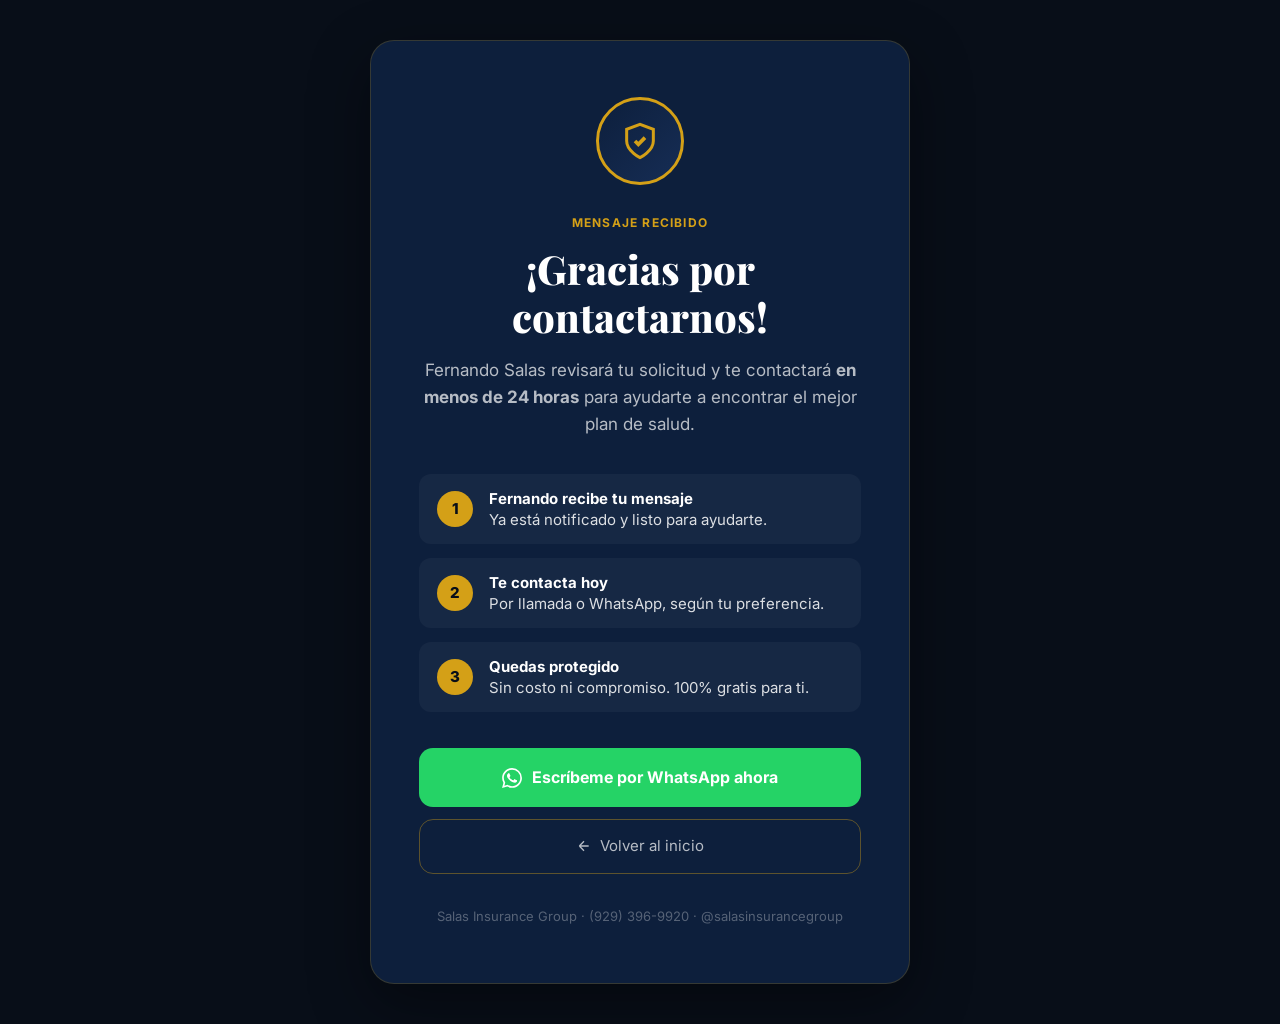
<file: gracias.html>
<!DOCTYPE html>
<html lang="es" data-lang="es">
<head>
  <meta charset="UTF-8" />
  <meta name="viewport" content="width=device-width, initial-scale=1.0" />
  <title>¡Gracias! – Salas Insurance Group</title>
  <meta name="robots" content="noindex, nofollow" />
  <link rel="icon" type="image/x-icon" href="favicon.ico" />
  <link rel="preconnect" href="https://fonts.googleapis.com" />
  <link rel="preconnect" href="https://fonts.gstatic.com" crossorigin />
  <link href="https://fonts.googleapis.com/css2?family=Playfair+Display:wght@700;800&family=Inter:wght@400;500;600;700&display=swap" rel="stylesheet" />
  <link rel="stylesheet" href="style.css" />

  <!-- Meta Pixel — evento Lead -->
  <script>
    !function(f,b,e,v,n,t,s){if(f.fbq)return;n=f.fbq=function(){n.callMethod?
    n.callMethod.apply(n,arguments):n.queue.push(arguments)};if(!f._fbq)f._fbq=n;
    n.push=n;n.loaded=!0;n.version='2.0';n.queue=[];t=b.createElement(e);t.async=!0;
    t.src=v;s=b.getElementsByTagName(e)[0];s.parentNode.insertBefore(t,s)}(window,
    document,'script','https://connect.facebook.net/en_US/fbevents.js');
    fbq('init', 'PASTE_YOUR_PIXEL_ID_HERE');
    fbq('track', 'Lead');
  </script>

  <style>
    *, *::before, *::after { box-sizing: border-box; margin: 0; padding: 0; }
    body {
      min-height: 100vh;
      background: var(--navy-dark, #080E18);
      display: flex;
      flex-direction: column;
      align-items: center;
      justify-content: center;
      padding: 40px 20px;
      font-family: 'Inter', sans-serif;
      color: #fff;
    }
    .gracias-card {
      background: #0D1F3C;
      border: 1px solid rgba(212,160,23,0.2);
      border-radius: 24px;
      padding: 56px 48px;
      max-width: 540px;
      width: 100%;
      text-align: center;
      box-shadow: 0 20px 60px rgba(0,0,0,0.4);
    }
    .gracias-icon {
      width: 88px;
      height: 88px;
      border-radius: 50%;
      background: linear-gradient(135deg, #0D1F3C, #162D55);
      border: 3px solid #D4A017;
      display: flex;
      align-items: center;
      justify-content: center;
      margin: 0 auto 28px;
      animation: pop 0.5s cubic-bezier(0.22,1,0.36,1);
    }
    @keyframes pop {
      0% { transform: scale(0.5); opacity: 0; }
      100% { transform: scale(1); opacity: 1; }
    }
    .gracias-icon svg { color: #D4A017; }
    .gracias-eyebrow {
      font-size: 12px;
      font-weight: 700;
      text-transform: uppercase;
      letter-spacing: 0.1em;
      color: #D4A017;
      margin-bottom: 12px;
    }
    .gracias-title {
      font-family: 'Playfair Display', serif;
      font-size: clamp(28px, 5vw, 40px);
      font-weight: 800;
      color: #fff;
      line-height: 1.2;
      margin-bottom: 16px;
    }
    .gracias-sub {
      font-size: 17px;
      color: rgba(255,255,255,0.7);
      line-height: 1.6;
      margin-bottom: 36px;
    }
    .gracias-steps {
      display: flex;
      flex-direction: column;
      gap: 14px;
      margin-bottom: 36px;
      text-align: left;
    }
    .gracias-step {
      display: flex;
      align-items: center;
      gap: 16px;
      background: rgba(255,255,255,0.04);
      border-radius: 12px;
      padding: 14px 18px;
    }
    .gracias-step-num {
      width: 36px;
      height: 36px;
      border-radius: 50%;
      background: #D4A017;
      color: #080E18;
      font-weight: 800;
      font-size: 15px;
      display: flex;
      align-items: center;
      justify-content: center;
      flex-shrink: 0;
    }
    .gracias-step p {
      font-size: 15px;
      color: rgba(255,255,255,0.85);
      line-height: 1.4;
    }
    .gracias-step strong { color: #fff; display: block; }
    .gracias-btns {
      display: flex;
      flex-direction: column;
      gap: 12px;
    }
    .btn-wa {
      display: flex;
      align-items: center;
      justify-content: center;
      gap: 10px;
      background: #25D366;
      color: #fff;
      font-weight: 700;
      font-size: 16px;
      padding: 16px 24px;
      border-radius: 14px;
      text-decoration: none;
      transition: opacity 0.2s;
    }
    .btn-wa:hover { opacity: 0.9; }
    .btn-back {
      display: flex;
      align-items: center;
      justify-content: center;
      gap: 8px;
      background: transparent;
      border: 1.5px solid rgba(212,160,23,0.4);
      color: rgba(255,255,255,0.7);
      font-size: 15px;
      padding: 14px 24px;
      border-radius: 14px;
      text-decoration: none;
      transition: border-color 0.2s, color 0.2s;
    }
    .btn-back:hover { border-color: #D4A017; color: #fff; }
    .gracias-footer {
      margin-top: 32px;
      font-size: 13px;
      color: rgba(255,255,255,0.3);
    }
    @media (max-width: 480px) {
      .gracias-card { padding: 36px 24px; }
    }
  </style>
</head>
<body>

  <div class="gracias-card">

    <!-- Icono animado -->
    <div class="gracias-icon">
      <svg width="40" height="40" viewBox="0 0 24 24" fill="none" stroke="currentColor" stroke-width="1.8">
        <path d="M12 22s8-4 8-10V5l-8-3-8 3v7c0 6 8 10 8 10z"/>
        <polyline points="9 12 11 14 15 10" stroke-width="2.2"/>
      </svg>
    </div>

    <p class="gracias-eyebrow" id="eyebrow">Mensaje recibido</p>
    <h1 class="gracias-title" id="title">¡Gracias por contactarnos!</h1>
    <p class="gracias-sub" id="sub">Fernando Salas revisará tu solicitud y te contactará <strong>en menos de 24 horas</strong> para ayudarte a encontrar el mejor plan de salud.</p>

    <!-- Próximos pasos -->
    <div class="gracias-steps">
      <div class="gracias-step">
        <div class="gracias-step-num">1</div>
        <p><strong id="step1-title">Fernando recibe tu mensaje</strong><span id="step1-sub">Ya está notificado y listo para ayudarte.</span></p>
      </div>
      <div class="gracias-step">
        <div class="gracias-step-num">2</div>
        <p><strong id="step2-title">Te contacta hoy</strong><span id="step2-sub">Por llamada o WhatsApp, según tu preferencia.</span></p>
      </div>
      <div class="gracias-step">
        <div class="gracias-step-num">3</div>
        <p><strong id="step3-title">Quedas protegido</strong><span id="step3-sub">Sin costo ni compromiso. 100% gratis para ti.</span></p>
      </div>
    </div>

    <!-- CTAs -->
    <div class="gracias-btns">
      <a href="https://wa.me/19293969920?text=Hola%20Fernando%2C%20acabo%20de%20llenar%20el%20formulario%20en%20tu%20sitio%20web" target="_blank" rel="noopener" class="btn-wa">
        <svg width="20" height="20" viewBox="0 0 24 24" fill="currentColor"><path d="M17.472 14.382c-.297-.149-1.758-.867-2.03-.967-.273-.099-.471-.148-.67.15-.197.297-.767.966-.94 1.164-.173.199-.347.223-.644.075-.297-.15-1.255-.463-2.39-1.475-.883-.788-1.48-1.761-1.653-2.059-.173-.297-.018-.458.13-.606.134-.133.298-.347.446-.52.149-.174.198-.298.298-.497.099-.198.05-.371-.025-.52-.075-.149-.669-1.612-.916-2.207-.242-.579-.487-.5-.669-.51-.173-.008-.371-.01-.57-.01-.198 0-.52.074-.792.372-.272.297-1.04 1.016-1.04 2.479 0 1.462 1.065 2.875 1.213 3.074.149.198 2.096 3.2 5.077 4.487.709.306 1.262.489 1.694.625.712.227 1.36.195 1.871.118.571-.085 1.758-.719 2.006-1.413.248-.694.248-1.289.173-1.413-.074-.124-.272-.198-.57-.347m-5.421 7.403h-.004a9.87 9.87 0 0 1-5.031-1.378l-.361-.214-3.741.982.998-3.648-.235-.374a9.86 9.86 0 0 1-1.51-5.26c.001-5.45 4.436-9.884 9.888-9.884 2.64 0 5.122 1.03 6.988 2.898a9.825 9.825 0 0 1 2.893 6.994c-.003 5.45-4.437 9.884-9.885 9.884m8.413-18.297A11.815 11.815 0 0 0 12.05 0C5.495 0 .16 5.335.157 11.892c0 2.096.547 4.142 1.588 5.945L.057 24l6.305-1.654a11.882 11.882 0 0 0 5.683 1.448h.005c6.554 0 11.89-5.335 11.893-11.893a11.821 11.821 0 0 0-3.48-8.413Z"/></svg>
        <span id="wa-btn">Escríbeme por WhatsApp ahora</span>
      </a>
      <a href="index.html" class="btn-back">
        <svg width="16" height="16" viewBox="0 0 24 24" fill="none" stroke="currentColor" stroke-width="2"><path d="M19 12H5M5 12l7-7M5 12l7 7"/></svg>
        <span id="back-btn">Volver al inicio</span>
      </a>
    </div>

    <p class="gracias-footer" id="footer-note">Salas Insurance Group · (929) 396-9920 · @salasinsurancegroup</p>
  </div>

  <script>
    // Bilingual support
    const translations = {
      en: {
        eyebrow: 'Message received',
        title: 'Thank you for contacting us!',
        sub: 'Fernando Salas will review your request and contact you <strong>within 24 hours</strong> to help you find the best health plan.',
        step1Title: 'Fernando receives your message',
        step1Sub: 'He\'s already notified and ready to help.',
        step2Title: 'He contacts you today',
        step2Sub: 'By call or WhatsApp, per your preference.',
        step3Title: 'You\'re protected',
        step3Sub: 'No cost, no commitment. 100% free for you.',
        waBtn: 'Message me on WhatsApp now',
        backBtn: 'Back to home',
        footerNote: 'Salas Insurance Group · (929) 396-9920 · @salasinsurancegroup'
      }
    };
    const lang = new URLSearchParams(window.location.search).get('lang') ||
                 localStorage.getItem('salas_lang') || 'es';
    if (lang === 'en' && translations.en) {
      const t = translations.en;
      document.getElementById('eyebrow').textContent = t.eyebrow;
      document.getElementById('title').textContent = t.title;
      document.getElementById('sub').innerHTML = t.sub;
      document.getElementById('step1-title').textContent = t.step1Title;
      document.getElementById('step1-sub').textContent = t.step1Sub;
      document.getElementById('step2-title').textContent = t.step2Title;
      document.getElementById('step2-sub').textContent = t.step2Sub;
      document.getElementById('step3-title').textContent = t.step3Title;
      document.getElementById('step3-sub').textContent = t.step3Sub;
      document.getElementById('wa-btn').textContent = t.waBtn;
      document.getElementById('back-btn').textContent = t.backBtn;
      document.getElementById('footer-note').textContent = t.footerNote;
      document.documentElement.lang = 'en';
    }

    // Auto-redirect after 60s
    setTimeout(() => { window.location.href = 'index.html'; }, 60000);
  </script>

</body>
</html>
</file>
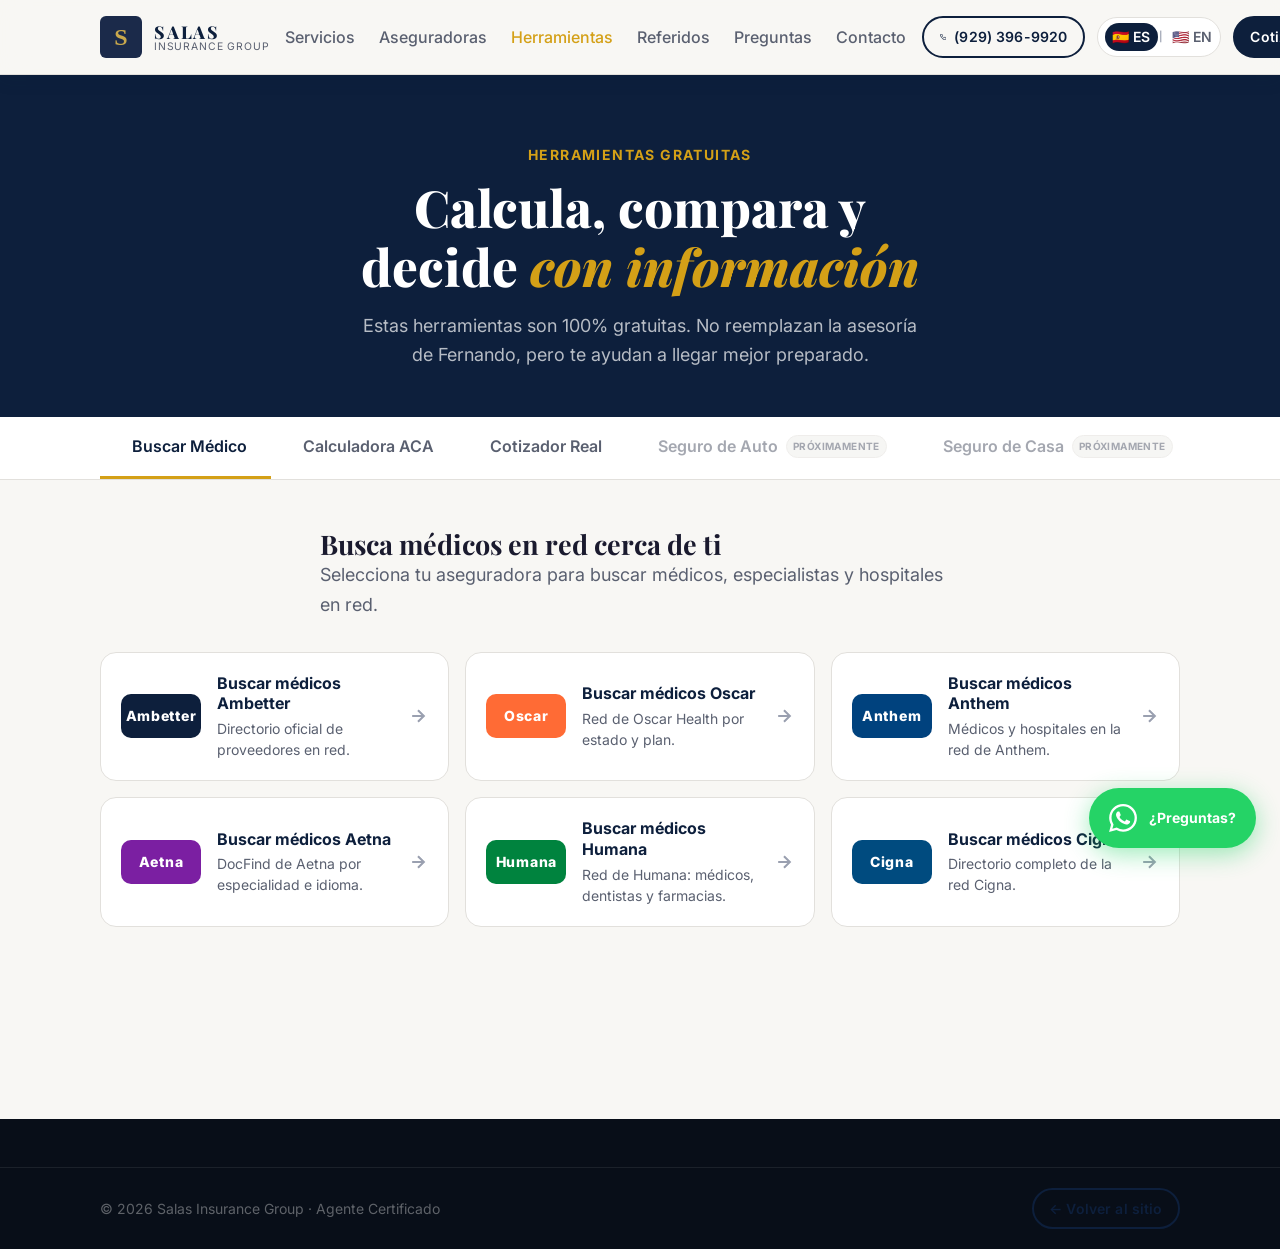
<file: herramientas.html>
<!DOCTYPE html>
<html lang="es" data-lang="es">
<head>
  <meta charset="UTF-8" />
  <meta name="viewport" content="width=device-width, initial-scale=1.0" />
  <title>Herramientas — Salas Insurance Group</title>
  <meta name="description" content="Calcula tu subsidio ACA gratis, busca médicos, estima tu cobertura. Herramientas gratuitas de Salas Insurance Group." />

  <link rel="preconnect" href="https://fonts.googleapis.com" />
  <link rel="preconnect" href="https://fonts.gstatic.com" crossorigin />
  <link href="https://fonts.googleapis.com/css2?family=Playfair+Display:wght@700;800&family=Inter:wght@400;500;600;700&display=swap" rel="stylesheet" />
  <link rel="stylesheet" href="style.css" />
  <link rel="stylesheet" href="herramientas.css" />
</head>
<body>

  <!-- ── HEADER (igual al principal) ── -->
  <header class="header header--scrolled" id="header">
    <div class="header-inner container">
      <a href="index.html" class="logo" aria-label="Salas Insurance Group">
        <svg width="42" height="42" viewBox="0 0 42 42" fill="none"><rect width="42" height="42" rx="6" fill="#1B2A4A"/><text x="21" y="29" text-anchor="middle" font-family="serif" font-size="24" font-weight="700" fill="#C9A84C">S</text></svg>
        <div class="logo-text">
          <span class="logo-name">SALAS</span>
          <span class="logo-sub">Insurance Group</span>
        </div>
      </a>

      <nav class="nav" id="nav" aria-label="Main navigation">
        <a href="index.html#servicios" data-es="Servicios" data-en="Services">Servicios</a>
        <a href="index.html#aseguradoras" data-es="Aseguradoras" data-en="Carriers">Aseguradoras</a>
        <a href="herramientas.html" class="nav-active" data-es="Herramientas" data-en="Tools">Herramientas</a>
        <a href="index.html#referidos" data-es="Referidos" data-en="Referrals">Referidos</a>
        <a href="index.html#faq" data-es="Preguntas" data-en="FAQ">Preguntas</a>
        <a href="index.html#contacto" data-es="Contacto" data-en="Contact">Contacto</a>
      </nav>

      <div class="header-actions">
        <a href="tel:+19293969920" class="btn btn-outline btn-sm">
          <svg width="14" height="14" viewBox="0 0 24 24" fill="none" stroke="currentColor" stroke-width="2.5"><path d="M22 16.92v3a2 2 0 0 1-2.18 2 19.79 19.79 0 0 1-8.63-3.07A19.5 19.5 0 0 1 4.69 12 19.79 19.79 0 0 1 1.62 3.37 2 2 0 0 1 3.6 1h3a2 2 0 0 1 2 1.72c.127.96.361 1.903.7 2.81a2 2 0 0 1-.45 2.11L7.91 8.6a16 16 0 0 0 5.49 5.49l.97-.97a2 2 0 0 1 2.11-.45c.907.339 1.85.573 2.81.7A2 2 0 0 1 22 16.92z"/></svg>
          (929) 396-9920
        </a>
        <button class="lang-toggle" id="langToggle" aria-label="Switch language">
          <span class="lang-option lang-es active">🇪🇸 ES</span>
          <span class="lang-sep">|</span>
          <span class="lang-option lang-en">🇺🇸 EN</span>
        </button>
        <button class="btn btn-primary btn-sm" onclick="window.location.href='index.html#contacto'" data-es="Cotiza Gratis" data-en="Free Quote">Cotiza Gratis</button>
        <button class="hamburger" id="hamburger" aria-label="Open menu" aria-expanded="false">
          <span></span><span></span><span></span>
        </button>
      </div>
    </div>
  </header>

  <!-- ── PAGE HERO ── -->
  <section class="tools-hero">
    <div class="container">
      <p class="section-eyebrow" data-es="Herramientas Gratuitas" data-en="Free Tools">Herramientas Gratuitas</p>
      <h1 class="tools-hero-title" data-es="Calcula, compara y decide <em>con información</em>" data-en="Calculate, compare and decide <em>with information</em>">Calcula, compara y decide <em>con información</em></h1>
      <p class="tools-hero-desc" data-es="Estas herramientas son 100% gratuitas. No reemplazan la asesoría de Fernando, pero te ayudan a llegar mejor preparado." data-en="These tools are 100% free. They don't replace Fernando's advice, but help you arrive better prepared.">Estas herramientas son 100% gratuitas. No reemplazan la asesoría de Fernando, pero te ayudan a llegar mejor preparado.</p>
    </div>
  </section>

  <!-- ── TOOL TABS ── -->
  <div class="tools-tabs-wrap">
    <div class="container">
      <div class="tools-tabs" role="tablist">
        <button class="tools-tab tools-tab--active" role="tab" data-tool="medicos" aria-selected="true" data-desc-es="Encuentra médicos en red por aseguradora y código postal." data-desc-en="Find in-network doctors by carrier and ZIP code.">
          <svg width="16" height="16" viewBox="0 0 24 24" fill="none" stroke="currentColor" stroke-width="2"><path d="M21 10c0 7-9 13-9 13s-9-6-9-13a9 9 0 0 1 18 0z"/><circle cx="12" cy="10" r="3"/></svg>
          <span data-es="Buscar Médico" data-en="Find a Doctor">Buscar Médico</span>
        </button>
        <button class="tools-tab" role="tab" data-tool="calculadora" aria-selected="false" data-desc-es="Estima tu subsidio ACA según ingresos y tamaño de familia." data-desc-en="Estimate your ACA subsidy based on income and family size.">
          <svg width="16" height="16" viewBox="0 0 24 24" fill="none" stroke="currentColor" stroke-width="2"><rect x="2" y="3" width="20" height="14" rx="2"/><line x1="8" y1="21" x2="16" y2="21"/><line x1="12" y1="17" x2="12" y2="21"/></svg>
          <span data-es="Calculadora ACA" data-en="ACA Calculator">Calculadora ACA</span>
        </button>
        <button class="tools-tab" role="tab" data-tool="cotizador" aria-selected="false" data-desc-es="Ver planes ACA reales con precios y subsidios — en tiempo real." data-desc-en="View real ACA plans with prices and subsidies — in real time.">
          <svg width="16" height="16" viewBox="0 0 24 24" fill="none" stroke="currentColor" stroke-width="2"><path d="M12 2l3.09 6.26L22 9.27l-5 4.87 1.18 6.88L12 17.77l-6.18 3.25L7 14.14 2 9.27l6.91-1.01L12 2z"/></svg>
          <span data-es="Cotizador Real" data-en="Live Quotes">Cotizador Real</span>
        </button>
        <button class="tools-tab tools-tab--soon" role="tab" data-tool="auto" aria-selected="false" disabled data-desc-es="Próximamente: cotiza tu seguro de auto." data-desc-en="Coming soon: get your auto insurance quote.">
          <svg width="16" height="16" viewBox="0 0 24 24" fill="none" stroke="currentColor" stroke-width="2"><rect x="1" y="3" width="15" height="13" rx="1"/><polygon points="16 8 20 8 23 11 23 16 16 16 16 8"/><circle cx="5.5" cy="18.5" r="2.5"/><circle cx="18.5" cy="18.5" r="2.5"/></svg>
          <span data-es="Seguro de Auto" data-en="Auto Insurance">Seguro de Auto</span>
          <span class="tools-tab-badge" data-es="Próximamente" data-en="Coming soon">Próximamente</span>
        </button>
        <button class="tools-tab tools-tab--soon" role="tab" data-tool="casa" aria-selected="false" disabled data-desc-es="Próximamente: seguro para tu hogar." data-desc-en="Coming soon: home insurance.">
          <svg width="16" height="16" viewBox="0 0 24 24" fill="none" stroke="currentColor" stroke-width="2"><path d="M3 9l9-7 9 7v11a2 2 0 0 1-2 2H5a2 2 0 0 1-2-2z"/><polyline points="9 22 9 12 15 12 15 22"/></svg>
          <span data-es="Seguro de Casa" data-en="Home Insurance">Seguro de Casa</span>
          <span class="tools-tab-badge" data-es="Próximamente" data-en="Coming soon">Próximamente</span>
        </button>
        <button class="tools-tab tools-tab--soon" role="tab" data-tool="bote" aria-selected="false" disabled data-desc-es="Próximamente: seguro para tu embarcación." data-desc-en="Coming soon: boat insurance.">
          <svg width="16" height="16" viewBox="0 0 24 24" fill="none" stroke="currentColor" stroke-width="2"><path d="M2 20a2 2 0 0 0 2 2h16a2 2 0 0 0 2-2M2 20l4-12h12l4 12"/><path d="M12 2v6"/><path d="M8 8h8"/></svg>
          <span data-es="Seguro de Bote" data-en="Boat Insurance">Seguro de Bote</span>
          <span class="tools-tab-badge" data-es="Próximamente" data-en="Coming soon">Próximamente</span>
        </button>
      </div>
    </div>

    <!-- Tab description tooltip -->
    <div class="tab-desc-bar" id="tabDescBar">
      <span class="tab-desc-text" id="tabDescText">Encuentra médicos en red por aseguradora y código postal.</span>
    </div>
  </div>

  <!-- ══════════════════════════════════════
       TOOL PANELS
  ══════════════════════════════════════ -->
  <main class="tools-content">
    <div class="container">

      <!-- ── COTIZADOR REAL ── -->
      <div class="tool-panel" id="panel-cotizador" role="tabpanel" style="display:none">
        <div class="cotizador-layout">

          <!-- Intro -->
          <div class="cotizador-intro">
            <div class="cotizador-badge" data-es="🌟 Powered by HealthSherpa" data-en="🌟 Powered by HealthSherpa">🌟 Powered by HealthSherpa</div>
            <h2 data-es="Cotizador de Planes ACA — Real y Gratuito" data-en="ACA Plan Finder — Real & Free">Cotizador de Planes ACA — Real y Gratuito</h2>
            <p data-es="Ve los planes reales disponibles en tu área, con precios exactos y subsidios aplicados según tus ingresos. Todos los datos son oficiales del Marketplace federal." data-en="See real plans available in your area, with exact prices and subsidies applied based on your income. All data is official from the federal Marketplace.">Ve los planes reales disponibles en tu área, con precios exactos y subsidios aplicados según tus ingresos. Todos los datos son oficiales del Marketplace federal.</p>
          </div>

          <!-- Steps -->
          <div class="cotizador-steps">
            <div class="cotizador-step">
              <div class="cotizador-step-num">1</div>
              <p data-es="Presiona el botón de abajo" data-en="Press the button below">Presiona el botón de abajo</p>
            </div>
            <div class="cotizador-arrow">→</div>
            <div class="cotizador-step">
              <div class="cotizador-step-num">2</div>
              <p data-es="Ingresa tu código postal e ingresos" data-en="Enter your ZIP code and income">Ingresa tu código postal e ingresos</p>
            </div>
            <div class="cotizador-arrow">→</div>
            <div class="cotizador-step">
              <div class="cotizador-step-num">3</div>
              <p data-es="Ve planes y precios reales" data-en="See real plans and prices">Ve planes y precios reales</p>
            </div>
          </div>

          <!-- CTA principal -->
          <div class="cotizador-cta-wrap">
            <a href="https://www.healthsherpa.com/?_agent_id=fernando-salas" target="_blank" rel="noopener" class="btn btn-primary btn-lg cotizador-cta-btn" id="cotizadorLink">
              <svg width="18" height="18" viewBox="0 0 24 24" fill="none" stroke="currentColor" stroke-width="2"><path d="M12 2l3.09 6.26L22 9.27l-5 4.87 1.18 6.88L12 17.77l-6.18 3.25L7 14.14 2 9.27l6.91-1.01L12 2z"/></svg>
              <span data-es="Ver Planes Disponibles para Mí" data-en="View Plans Available for Me">Ver Planes Disponibles para Mí</span>
              <svg width="14" height="14" viewBox="0 0 24 24" fill="none" stroke="currentColor" stroke-width="2.5"><path d="M18 13v6a2 2 0 0 1-2 2H5a2 2 0 0 1-2-2V8a2 2 0 0 1 2-2h6"/><polyline points="15 3 21 3 21 9"/><line x1="10" y1="14" x2="21" y2="3"/></svg>
            </a>
            <p class="cotizador-note" data-es="Abre el portal oficial de HealthSherpa en una nueva pestaña. 100% gratuito." data-en="Opens the official HealthSherpa portal in a new tab. 100% free.">Abre el portal oficial de HealthSherpa en una nueva pestaña. 100% gratuito.</p>
          </div>

          <!-- Info cards -->
          <div class="cotizador-cards">
            <div class="cotizador-card">
              <div class="cotizador-card-icon">
                <svg width="24" height="24" viewBox="0 0 24 24" fill="none" stroke="currentColor" stroke-width="1.8"><path d="M22 12h-4l-3 9L9 3l-3 9H2"/></svg>
              </div>
              <h4 data-es="Precios Reales" data-en="Real Prices">Precios Reales</h4>
              <p data-es="Datos directos del Marketplace federal. No estimaciones." data-en="Direct data from the federal Marketplace. No estimates.">Datos directos del Marketplace federal. No estimaciones.</p>
            </div>
            <div class="cotizador-card">
              <div class="cotizador-card-icon">
                <svg width="24" height="24" viewBox="0 0 24 24" fill="none" stroke="currentColor" stroke-width="1.8"><path d="M12 22s8-4 8-10V5l-8-3-8 3v7c0 6 8 10 8 10z"/></svg>
              </div>
              <h4 data-es="Subsidios Aplicados" data-en="Subsidies Applied">Subsidios Aplicados</h4>
              <p data-es="Ve el precio después del subsidio según tus ingresos." data-en="See the price after subsidy based on your income.">Ve el precio después del subsidio según tus ingresos.</p>
            </div>
            <div class="cotizador-card">
              <div class="cotizador-card-icon">
                <svg width="24" height="24" viewBox="0 0 24 24" fill="none" stroke="currentColor" stroke-width="1.8"><circle cx="12" cy="12" r="10"/><polyline points="12 6 12 12 16 14"/></svg>
              </div>
              <h4 data-es="En Minutos" data-en="In Minutes">En Minutos</h4>
              <p data-es="Sin papeles, sin esperas. Compara planes en minutos." data-en="No paperwork, no waiting. Compare plans in minutes.">Sin papeles, sin esperas. Compara planes en minutos.</p>
            </div>
          </div>

          <!-- Nota Fernando -->
          <div class="cotizador-help-banner">
            <div class="cotizador-help-avatar">
              <picture>
                <source srcset="fernando-headshot.webp" type="image/webp" />
                <img src="fernando-headshot.jpg" alt="Fernando Salas" loading="lazy" />
              </picture>
            </div>
            <div>
              <strong data-es="¿Necesitas ayuda para elegir?" data-en="Need help choosing?">Need help choosing?</strong>
              <p data-es="Una vez que veas los planes, llámame o escríbeme por WhatsApp. Te explico cuál es el mejor para ti en minutos, totalmente gratis." data-en="Once you see the plans, call me or message me on WhatsApp. I'll explain which is best for you in minutes, completely free.">Una vez que veas los planes, llámame o escríbeme por WhatsApp. Te explico cuál es el mejor para ti en minutos, totalmente gratis.</p>
              <div class="cotizador-help-btns">
                <a href="https://wa.me/19293969920?text=Hola%20Fernando%2C%20vi%20los%20planes%20en%20el%20cotizador%20y%20necesito%20ayuda%20para%20elegir" target="_blank" rel="noopener" class="btn btn-whatsapp btn-sm">
                  <svg width="14" height="14" viewBox="0 0 24 24" fill="currentColor"><path d="M17.472 14.382c-.297-.149-1.758-.867-2.03-.967-.273-.099-.471-.148-.67.15-.197.297-.767.966-.94 1.164-.173.199-.347.223-.644.075-.297-.15-1.255-.463-2.39-1.475-.883-.788-1.48-1.761-1.653-2.059-.173-.297-.018-.458.13-.606.134-.133.298-.347.446-.52.149-.174.198-.298.298-.497.099-.198.05-.371-.025-.52-.075-.149-.669-1.612-.916-2.207-.242-.579-.487-.5-.669-.51-.173-.008-.371-.01-.57-.01-.198 0-.52.074-.792.372-.272.297-1.04 1.016-1.04 2.479 0 1.462 1.065 2.875 1.213 3.074.149.198 2.096 3.2 5.077 4.487.709.306 1.262.489 1.694.625.712.227 1.36.195 1.871.118.571-.085 1.758-.719 2.006-1.413.248-.694.248-1.289.173-1.413-.074-.124-.272-.198-.57-.347m-5.421 7.403h-.004a9.87 9.87 0 0 1-5.031-1.378l-.361-.214-3.741.982.998-3.648-.235-.374a9.86 9.86 0 0 1-1.51-5.26c.001-5.45 4.436-9.884 9.888-9.884 2.64 0 5.122 1.03 6.988 2.898a9.825 9.825 0 0 1 2.893 6.994c-.003 5.45-4.437 9.884-9.885 9.884m8.413-18.297A11.815 11.815 0 0 0 12.05 0C5.495 0 .16 5.335.157 11.892c0 2.096.547 4.142 1.588 5.945L.057 24l6.305-1.654a11.882 11.882 0 0 0 5.683 1.448h.005c6.554 0 11.89-5.335 11.893-11.893a11.821 11.821 0 0 0-3.48-8.413Z"/></svg>
                  WhatsApp
                </a>
                <a href="tel:+19293969920" class="btn btn-outline btn-sm">(929) 396-9920</a>
              </div>
            </div>
          </div>

        </div>
      </div>

      <!-- ── CALCULADORA ACA ── -->
      <div class="tool-panel tool-panel--active" id="panel-calculadora" role="tabpanel" style="display:none">

        <div class="calc-layout">

          <!-- Controles -->
          <div class="calc-controls">
            <div class="calc-intro">
              <h2 data-es="Calcula tu subsidio ACA" data-en="Calculate your ACA subsidy">Calcula tu subsidio ACA</h2>
              <p data-es="Ingresa tus datos para ver cuánto subsidio del gobierno puedes recibir. Muchas familias califican para planes desde $0 al mes — y no lo saben." data-en="Enter your information to see how much government subsidy you may receive. Many families qualify for $0/month plans — and don't know it.">Ingresa tus datos para ver cuánto subsidio del gobierno puedes recibir. Muchas familias califican para planes desde $0 al mes — y no lo saben.</p>
            </div>

            <!-- Personas en el hogar -->
            <div class="calc-field">
              <label class="calc-label" data-es="Personas en el hogar" data-en="Household size">Personas en el hogar</label>
              <div class="calc-stepper">
                <button class="calc-step-btn" id="stepDown" aria-label="Reducir">−</button>
                <span class="calc-step-val" id="householdVal">3</span>
                <button class="calc-step-btn" id="stepUp" aria-label="Aumentar">+</button>
              </div>
            </div>

            <!-- Slider de ingresos -->
            <div class="calc-field">
              <div class="calc-label-row">
                <label class="calc-label" data-es="Ingreso familiar anual" data-en="Annual household income">Ingreso familiar anual</label>
                <span class="calc-income-val" id="incomeDisplay">$40,000</span>
              </div>
              <input type="range" class="calc-slider" id="incomeSlider"
                min="10000" max="150000" step="1000" value="40000"
                aria-label="Ingreso anual" />
              <div class="calc-slider-labels">
                <span>$10K</span>
                <span>$50K</span>
                <span>$100K</span>
                <span>$150K</span>
              </div>
            </div>

            <!-- Estado -->
            <div class="calc-field">
              <label class="calc-label" data-es="Estado de residencia" data-en="State of residence">Estado de residencia</label>
              <select class="calc-select" id="stateSelect">
                <option value="FL">Florida</option>
                <option value="TX">Texas</option>
                <option value="CA">California</option>
                <option value="NY">New York</option>
                <option value="GA">Georgia</option>
                <option value="NC">North Carolina</option>
                <option value="NJ">New Jersey</option>
                <option value="other" data-es="Otro estado" data-en="Other state">Otro estado</option>
              </select>
            </div>

            <!-- Edad del titular -->
            <div class="calc-field">
              <div class="calc-label-row">
                <label class="calc-label" data-es="Edad del titular" data-en="Primary applicant age">Edad del titular</label>
                <span class="calc-income-val" id="ageDisplay">35</span>
              </div>
              <input type="range" class="calc-slider" id="ageSlider"
                min="18" max="64" step="1" value="35"
                aria-label="Edad" />
              <div class="calc-slider-labels">
                <span>18</span>
                <span>30</span>
                <span>45</span>
                <span>64</span>
              </div>
            </div>

            <div class="calc-disclaimer-small" data-es="* Estimación basada en tablas FPL 2024. Solo orientativa — no es una cotización oficial." data-en="* Estimate based on 2024 FPL tables. For guidance only — not an official quote.">* Estimación basada en tablas FPL 2024. Solo orientativa — no es una cotización oficial.</div>
          </div>

          <!-- Resultados -->
          <div class="calc-results">
            <div class="calc-result-card" id="calcResultCard">

              <div class="calc-result-header">
                <p class="calc-result-eyebrow" data-es="Tu estimado de subsidio" data-en="Your subsidy estimate">Tu estimado de subsidio</p>
              </div>

              <!-- FPL badge -->
              <div class="calc-fpl-wrap">
                <div class="calc-fpl-bar-bg">
                  <div class="calc-fpl-bar" id="fplBar" style="width:60%"></div>
                </div>
                <div class="calc-fpl-labels">
                  <span data-es="0% FPL" data-en="0% FPL">0% FPL</span>
                  <span id="fplLabel" class="calc-fpl-pct">180% FPL</span>
                  <span data-es="400% FPL" data-en="400% FPL">400%+ FPL</span>
                </div>
              </div>

              <!-- Número grande -->
              <div class="calc-big-result">
                <div class="calc-big-num-wrap">
                  <span class="calc-big-prefix">$</span>
                  <span class="calc-big-num" id="subsidyAmount">0</span>
                  <span class="calc-big-suffix" data-es="/mes de subsidio" data-en="/month subsidy">/mes de subsidio</span>
                </div>
                <p class="calc-big-desc" id="subsidyDesc">Cargando...</p>
              </div>

              <!-- Desglose -->
              <div class="calc-breakdown" id="calcBreakdown">
                <div class="calc-breakdown-row">
                  <span data-es="Costo del plan antes de subsidio" data-en="Plan cost before subsidy">Costo del plan antes de subsidio</span>
                  <strong id="brkBefore">—</strong>
                </div>
                <div class="calc-breakdown-row">
                  <span data-es="Subsidio del gobierno" data-en="Government subsidy">Subsidio del gobierno</span>
                  <strong id="brkSubsidy" class="calc-green">—</strong>
                </div>
                <div class="calc-breakdown-row calc-breakdown-row--total">
                  <span data-es="Tu pago mensual estimado" data-en="Your estimated monthly payment">Tu pago mensual estimado</span>
                  <strong id="brkYou" class="calc-gold">—</strong>
                </div>
              </div>

              <!-- Eligibility badge -->
              <div class="calc-badge-wrap" id="calcBadge">
                <div class="calc-badge calc-badge--green" id="calcBadgeEl">
                  <svg width="16" height="16" viewBox="0 0 24 24" fill="none" stroke="currentColor" stroke-width="2"><polyline points="20 6 9 17 4 12"/></svg>
                  <span id="calcBadgeText">Calificas para subsidio ACA</span>
                </div>
              </div>

              <!-- CTA -->
              <div class="calc-result-cta">
                <p class="calc-cta-note" data-es="Fernando puede conseguirte el plan exacto — gratis para ti." data-en="Fernando can get you the exact plan — free for you.">Fernando puede conseguirte el plan exacto — gratis para ti.</p>
                <a href="index.html#contacto" class="btn btn-primary btn-lg" style="width:100%;justify-content:center">
                  <span data-es="Hablar con Fernando →" data-en="Talk to Fernando →">Hablar con Fernando →</span>
                </a>
                <a href="https://wa.me/19293969920?text=Hola%20Fernando%2C%20us%C3%A9%20la%20calculadora%20ACA%20y%20quiero%20saber%20m%C3%A1s%20sobre%20mi%20subsidio." target="_blank" rel="noopener" class="btn btn-whatsapp btn-lg" style="width:100%;justify-content:center">
                  <svg width="16" height="16" viewBox="0 0 24 24" fill="currentColor"><path d="M17.472 14.382c-.297-.149-1.758-.867-2.03-.967-.273-.099-.471-.148-.67.15-.197.297-.767.966-.94 1.164-.173.199-.347.223-.644.075-.297-.15-1.255-.463-2.39-1.475-.883-.788-1.48-1.761-1.653-2.059-.173-.297-.018-.458.13-.606.134-.133.298-.347.446-.52.149-.174.198-.298.298-.497.099-.198.05-.371-.025-.52-.075-.149-.669-1.612-.916-2.207-.242-.579-.487-.5-.669-.51-.173-.008-.371-.01-.57-.01-.198 0-.52.074-.792.372-.272.297-1.04 1.016-1.04 2.479 0 1.462 1.065 2.875 1.213 3.074.149.198 2.096 3.2 5.077 4.487.709.306 1.262.489 1.694.625.712.227 1.36.195 1.871.118.571-.085 1.758-.719 2.006-1.413.248-.694.248-1.289.173-1.413-.074-.124-.272-.198-.57-.347m-5.421 7.403h-.004a9.87 9.87 0 0 1-5.031-1.378l-.361-.214-3.741.982.998-3.648-.235-.374a9.86 9.86 0 0 1-1.51-5.26c.001-5.45 4.436-9.884 9.888-9.884 2.64 0 5.122 1.03 6.988 2.898a9.825 9.825 0 0 1 2.893 6.994c-.003 5.45-4.437 9.884-9.885 9.884m8.413-18.297A11.815 11.815 0 0 0 12.05 0C5.495 0 .16 5.335.157 11.892c0 2.096.547 4.142 1.588 5.945L.057 24l6.305-1.654a11.882 11.882 0 0 0 5.683 1.448h.005c6.554 0 11.89-5.335 11.893-11.893a11.821 11.821 0 0 0-3.48-8.413Z"/></svg>
                  <span data-es="WhatsApp a Fernando" data-en="WhatsApp Fernando">WhatsApp a Fernando</span>
                </a>
              </div>

            </div>
          </div>

        </div><!-- /.calc-layout -->

        <!-- Info boxes -->
        <div class="calc-info-boxes">
          <div class="calc-info-box">
            <div class="calc-info-icon">
              <svg width="22" height="22" viewBox="0 0 24 24" fill="none" stroke="currentColor" stroke-width="2"><circle cx="12" cy="12" r="10"/><path d="M12 8v4M12 16h.01"/></svg>
            </div>
            <div>
              <strong data-es="¿Qué es el FPL?" data-en="What is FPL?">¿Qué es el FPL?</strong>
              <p data-es="El Federal Poverty Level (FPL) es el nivel de pobreza federal. Si tu ingreso está entre el 100% y 400% del FPL, calificas para subsidio ACA. En 2024, el 400% FPL para una familia de 4 es ~$124,800." data-en="The Federal Poverty Level (FPL) is used to determine subsidy eligibility. If your income is between 100% and 400% FPL, you qualify for ACA subsidies. In 2024, 400% FPL for a family of 4 is ~$124,800.">El Federal Poverty Level (FPL) es el nivel de pobreza federal. Si tu ingreso está entre el 100% y 400% del FPL, calificas para subsidio ACA. En 2024, el 400% FPL para una familia de 4 es ~$124,800.</p>
            </div>
          </div>
          <div class="calc-info-box">
            <div class="calc-info-icon calc-info-icon--gold">
              <svg width="22" height="22" viewBox="0 0 24 24" fill="none" stroke="currentColor" stroke-width="2"><polygon points="13 2 3 14 12 14 11 22 21 10 12 10 13 2"/></svg>
            </div>
            <div>
              <strong data-es="Planes desde $0/mes" data-en="Plans from $0/month">Planes desde $0/mes</strong>
              <p data-es="Con la Ley de Reducción de Inflación (IRA), muchas familias califican para planes de $0 al mes. Fernando verifica tu elegibilidad sin costo y en minutos." data-en="With the Inflation Reduction Act (IRA), many families qualify for $0/month plans. Fernando verifies your eligibility at no cost, in minutes.">Con la Ley de Reducción de Inflación (IRA), muchas familias califican para planes de $0 al mes. Fernando verifica tu elegibilidad sin costo y en minutos.</p>
            </div>
          </div>
        </div>

      </div><!-- /#panel-calculadora -->

      <!-- ── BUSCAR MÉDICO ── -->
      <div class="tool-panel" id="panel-medicos" role="tabpanel">
        <div class="section-header" style="text-align:left;margin-bottom:var(--space-8)">
          <h2 data-es="Busca médicos en red cerca de ti" data-en="Find in-network doctors near you">Busca médicos en red cerca de ti</h2>
          <p class="section-desc" style="max-width:none" data-es="Selecciona tu aseguradora para buscar médicos, especialistas y hospitales en red." data-en="Select your carrier to find in-network doctors, specialists, and hospitals.">Selecciona tu aseguradora para buscar médicos, especialistas y hospitales en red.</p>
        </div>
        <div class="doctors-grid">
          <a href="https://my.ambetterhealth.com/x/hub/public/en/landing-page" target="_blank" rel="noopener" class="doctor-card"><div class="doctor-card-logo">Ambetter</div><div class="doctor-card-body"><h3>Buscar médicos Ambetter</h3><p>Directorio oficial de proveedores en red.</p></div><div class="doctor-card-arrow"><svg width="20" height="20" viewBox="0 0 24 24" fill="none" stroke="currentColor" stroke-width="2.5"><path d="M5 12h14M12 5l7 7-7 7"/></svg></div></a>
          <a href="https://www.hioscar.com/search/networks/" target="_blank" rel="noopener" class="doctor-card"><div class="doctor-card-logo doctor-card-logo--oscar">Oscar</div><div class="doctor-card-body"><h3>Buscar médicos Oscar</h3><p>Red de Oscar Health por estado y plan.</p></div><div class="doctor-card-arrow"><svg width="20" height="20" viewBox="0 0 24 24" fill="none" stroke="currentColor" stroke-width="2.5"><path d="M5 12h14M12 5l7 7-7 7"/></svg></div></a>
          <a href="https://www.anthem.com/find-care/" target="_blank" rel="noopener" class="doctor-card"><div class="doctor-card-logo doctor-card-logo--anthem">Anthem</div><div class="doctor-card-body"><h3>Buscar médicos Anthem</h3><p>Médicos y hospitales en la red de Anthem.</p></div><div class="doctor-card-arrow"><svg width="20" height="20" viewBox="0 0 24 24" fill="none" stroke="currentColor" stroke-width="2.5"><path d="M5 12h14M12 5l7 7-7 7"/></svg></div></a>
          <a href="https://www.aetna.com/individuals-families/find-a-doctor.html" target="_blank" rel="noopener" class="doctor-card"><div class="doctor-card-logo doctor-card-logo--aetna">Aetna</div><div class="doctor-card-body"><h3>Buscar médicos Aetna</h3><p>DocFind de Aetna por especialidad e idioma.</p></div><div class="doctor-card-arrow"><svg width="20" height="20" viewBox="0 0 24 24" fill="none" stroke="currentColor" stroke-width="2.5"><path d="M5 12h14M12 5l7 7-7 7"/></svg></div></a>
          <a href="https://www.humana.com/finder/" target="_blank" rel="noopener" class="doctor-card"><div class="doctor-card-logo doctor-card-logo--humana">Humana</div><div class="doctor-card-body"><h3>Buscar médicos Humana</h3><p>Red de Humana: médicos, dentistas y farmacias.</p></div><div class="doctor-card-arrow"><svg width="20" height="20" viewBox="0 0 24 24" fill="none" stroke="currentColor" stroke-width="2.5"><path d="M5 12h14M12 5l7 7-7 7"/></svg></div></a>
          <a href="https://hcpdirectory.cigna.com/web/public/consumer/directory/search" target="_blank" rel="noopener" class="doctor-card"><div class="doctor-card-logo doctor-card-logo--cigna">Cigna</div><div class="doctor-card-body"><h3>Buscar médicos Cigna</h3><p>Directorio completo de la red Cigna.</p></div><div class="doctor-card-arrow"><svg width="20" height="20" viewBox="0 0 24 24" fill="none" stroke="currentColor" stroke-width="2.5"><path d="M5 12h14M12 5l7 7-7 7"/></svg></div></a>
        </div>
      </div>

      <!-- ── PRÓXIMAMENTE (auto/casa/bote) ── -->
      <div class="tool-panel" id="panel-auto" role="tabpanel" style="display:none">
        <div class="coming-soon-panel">
          <div class="coming-soon-icon"><svg width="48" height="48" viewBox="0 0 24 24" fill="none" stroke="currentColor" stroke-width="1.5"><rect x="1" y="3" width="15" height="13" rx="1"/><polygon points="16 8 20 8 23 11 23 16 16 16 16 8"/><circle cx="5.5" cy="18.5" r="2.5"/><circle cx="18.5" cy="18.5" r="2.5"/></svg></div>
          <h2 data-es="Seguro de Auto — Próximamente" data-en="Auto Insurance — Coming Soon">Seguro de Auto — Próximamente</h2>
          <p data-es="Fernando estará ofreciendo seguros de auto muy pronto. Déjanos tu información y serás el primero en saberlo." data-en="Fernando will be offering auto insurance very soon. Leave your information and you'll be the first to know.">Fernando estará ofreciendo seguros de auto muy pronto. Déjanos tu información y serás el primero en saberlo.</p>
          <a href="index.html#contacto" class="btn btn-primary">
            <span data-es="Avísame cuando esté disponible" data-en="Notify me when available">Avísame cuando esté disponible</span>
          </a>
        </div>
      </div>
      <div class="tool-panel" id="panel-casa" role="tabpanel" style="display:none">
        <div class="coming-soon-panel">
          <div class="coming-soon-icon"><svg width="48" height="48" viewBox="0 0 24 24" fill="none" stroke="currentColor" stroke-width="1.5"><path d="M3 9l9-7 9 7v11a2 2 0 0 1-2 2H5a2 2 0 0 1-2-2z"/><polyline points="9 22 9 12 15 12 15 22"/></svg></div>
          <h2 data-es="Seguro de Casa — Próximamente" data-en="Home Insurance — Coming Soon">Seguro de Casa — Próximamente</h2>
          <p data-es="Pronto podrás cotizar tu seguro de hogar con Fernando. Déjanos tu contacto." data-en="Soon you'll be able to quote your home insurance with Fernando. Leave your contact info.">Pronto podrás cotizar tu seguro de hogar con Fernando. Déjanos tu contacto.</p>
          <a href="index.html#contacto" class="btn btn-primary">
            <span data-es="Avísame cuando esté disponible" data-en="Notify me when available">Avísame cuando esté disponible</span>
          </a>
        </div>
      </div>
      <div class="tool-panel" id="panel-bote" role="tabpanel" style="display:none">
        <div class="coming-soon-panel">
          <div class="coming-soon-icon"><svg width="48" height="48" viewBox="0 0 24 24" fill="none" stroke="currentColor" stroke-width="1.5"><path d="M2 20a2 2 0 0 0 2 2h16a2 2 0 0 0 2-2M2 20l4-12h12l4 12"/><path d="M12 2v6"/><path d="M8 8h8"/></svg></div>
          <h2 data-es="Seguro de Bote — Próximamente" data-en="Boat Insurance — Coming Soon">Seguro de Bote — Próximamente</h2>
          <p data-es="El seguro de embarcaciones llegará pronto. Déjanos tu información." data-en="Boat insurance is coming soon. Leave your information.">El seguro de embarcaciones llegará pronto. Déjanos tu información.</p>
          <a href="index.html#contacto" class="btn btn-primary">
            <span data-es="Avísame cuando esté disponible" data-en="Notify me when available">Avísame cuando esté disponible</span>
          </a>
        </div>
      </div>

    </div><!-- /.container -->
  </main>

  <!-- ── FOOTER SIMPLE ── -->
  <footer class="footer" style="margin-top:var(--space-20)">
    <div class="footer-bottom">
      <div class="container" style="justify-content:space-between;display:flex;flex-wrap:wrap;gap:1rem;align-items:center">
        <p>© 2026 Salas Insurance Group · <span data-es="Agente Certificado" data-en="Licensed Agent">Agente Certificado</span></p>
        <a href="index.html" class="btn btn-outline btn-sm" data-es="← Volver al sitio" data-en="← Back to site">← Volver al sitio</a>
      </div>
    </div>
  </footer>

  <!-- WhatsApp FAB -->
  <a href="https://wa.me/19293969920?text=Hola%20Fernando%2C%20me%20interesa%20obtener%20informaci%C3%B3n%20sobre%20seguros."
     target="_blank" rel="noopener" class="whatsapp-fab" aria-label="WhatsApp">
    <svg width="28" height="28" viewBox="0 0 24 24" fill="currentColor"><path d="M17.472 14.382c-.297-.149-1.758-.867-2.03-.967-.273-.099-.471-.148-.67.15-.197.297-.767.966-.94 1.164-.173.199-.347.223-.644.075-.297-.15-1.255-.463-2.39-1.475-.883-.788-1.48-1.761-1.653-2.059-.173-.297-.018-.458.13-.606.134-.133.298-.347.446-.52.149-.174.198-.298.298-.497.099-.198.05-.371-.025-.52-.075-.149-.669-1.612-.916-2.207-.242-.579-.487-.5-.669-.51-.173-.008-.371-.01-.57-.01-.198 0-.52.074-.792.372-.272.297-1.04 1.016-1.04 2.479 0 1.462 1.065 2.875 1.213 3.074.149.198 2.096 3.2 5.077 4.487.709.306 1.262.489 1.694.625.712.227 1.36.195 1.871.118.571-.085 1.758-.719 2.006-1.413.248-.694.248-1.289.173-1.413-.074-.124-.272-.198-.57-.347m-5.421 7.403h-.004a9.87 9.87 0 0 1-5.031-1.378l-.361-.214-3.741.982.998-3.648-.235-.374a9.86 9.86 0 0 1-1.51-5.26c.001-5.45 4.436-9.884 9.888-9.884 2.64 0 5.122 1.03 6.988 2.898a9.825 9.825 0 0 1 2.893 6.994c-.003 5.45-4.437 9.884-9.885 9.884m8.413-18.297A11.815 11.815 0 0 0 12.05 0C5.495 0 .16 5.335.157 11.892c0 2.096.547 4.142 1.588 5.945L.057 24l6.305-1.654a11.882 11.882 0 0 0 5.683 1.448h.005c6.554 0 11.89-5.335 11.893-11.893a11.821 11.821 0 0 0-3.48-8.413Z"/></svg>
    <span class="whatsapp-fab-label" data-es="¿Preguntas?" data-en="Questions?">¿Preguntas?</span>
  </a>

  <script src="herramientas.js"></script>
</body>
</html>
</file>
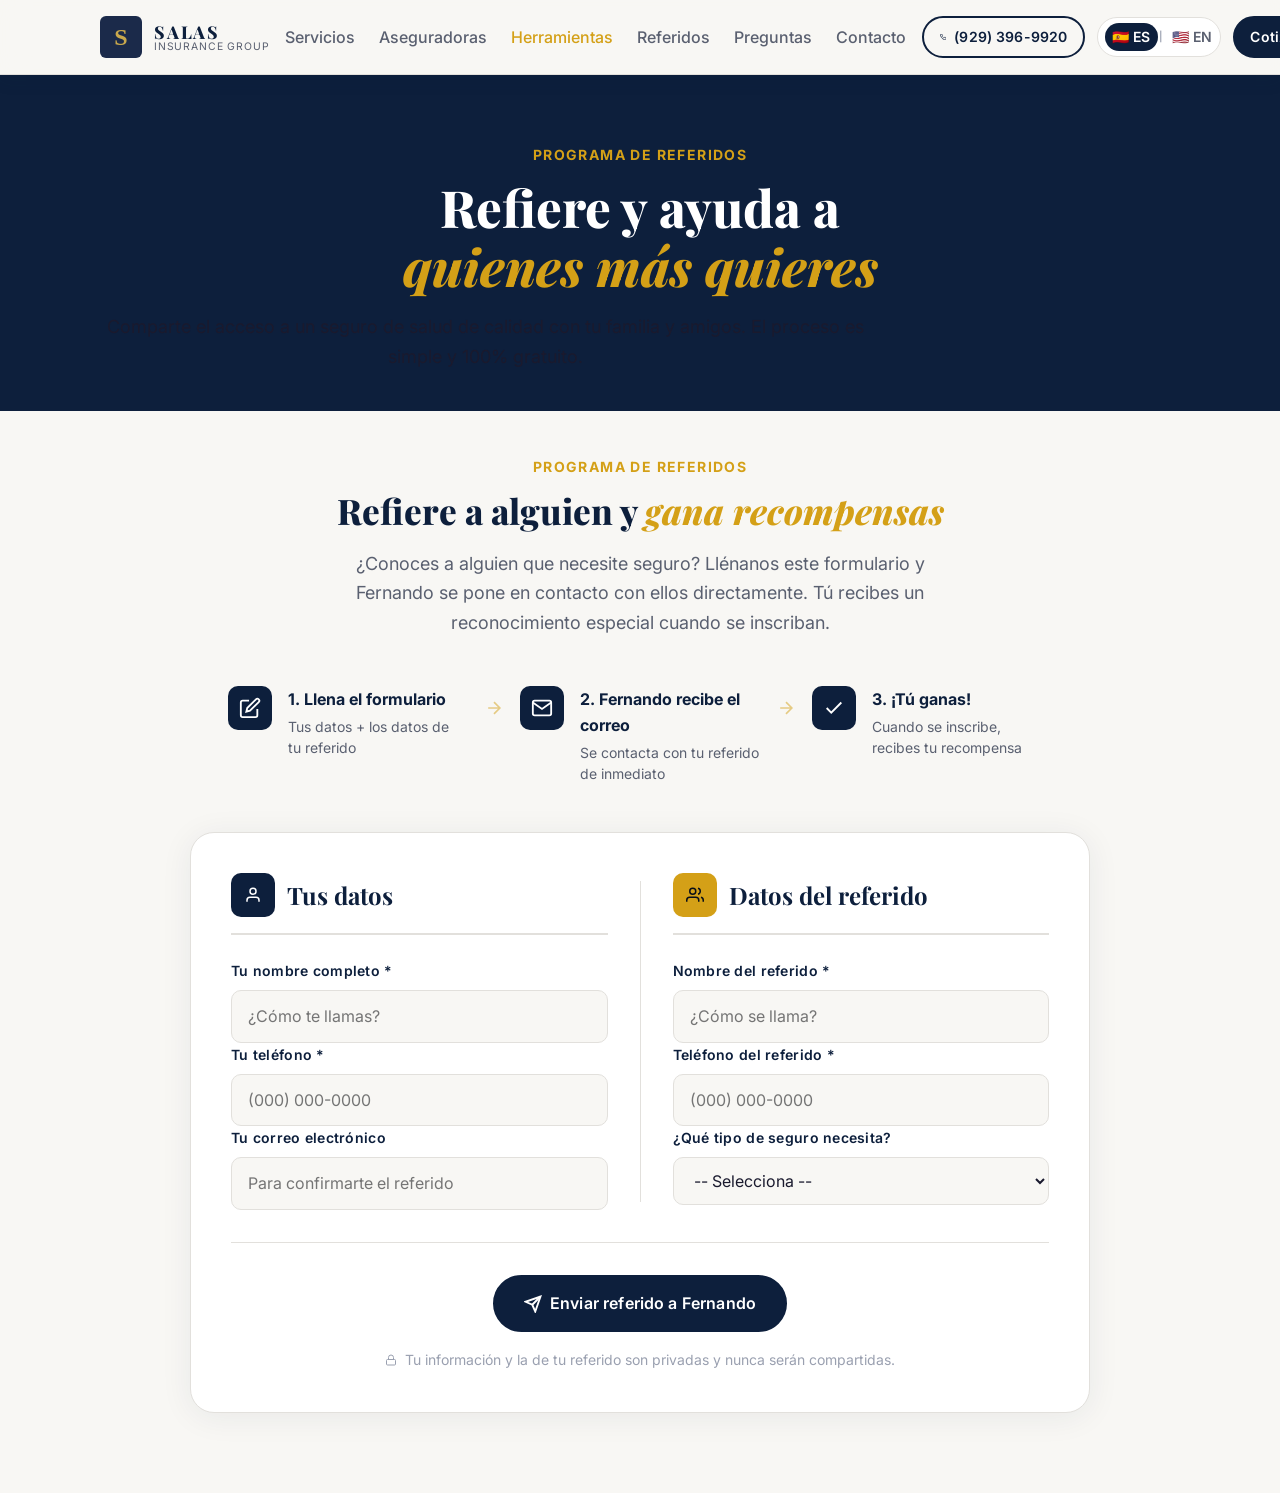
<file: referidos.html>
<!DOCTYPE html>
<html lang="es" data-lang="es">
<head>
  <meta charset="UTF-8" />
  <meta name="viewport" content="width=device-width, initial-scale=1.0" />
  <title>Programa de Referidos — Salas Insurance Group</title>
  <meta name="description" content="Refiere amigos y familia a Salas Insurance Group. Formulario de referidos rápido y sencillo." />

  <link rel="preconnect" href="https://fonts.googleapis.com" />
  <link rel="preconnect" href="https://fonts.gstatic.com" crossorigin />
  <link href="https://fonts.googleapis.com/css2?family=Playfair+Display:wght@700;800&family=Inter:wght@400;500;600;700&display=swap" rel="stylesheet" />
  <link rel="stylesheet" href="style.css" />
  <link rel="stylesheet" href="herramientas.css" />
</head>
<body>

  <!-- ── HEADER (igual al principal) ── -->
  <header class="header header--scrolled" id="header">
    <div class="header-inner container">
      <a href="index.html" class="logo" aria-label="Salas Insurance Group">
        <svg width="42" height="42" viewBox="0 0 42 42" fill="none"><rect width="42" height="42" rx="6" fill="#1B2A4A"/><text x="21" y="29" text-anchor="middle" font-family="serif" font-size="24" font-weight="700" fill="#C9A84C">S</text></svg>
        <div class="logo-text">
          <span class="logo-name">SALAS</span>
          <span class="logo-sub">Insurance Group</span>
        </div>
      </a>

      <nav class="nav" id="nav" aria-label="Main navigation">
        <a href="index.html#servicios" data-es="Servicios" data-en="Services">Servicios</a>
        <a href="index.html#aseguradoras" data-es="Aseguradoras" data-en="Carriers">Aseguradoras</a>
        <a href="herramientas.html" class="nav-active" data-es="Herramientas" data-en="Tools">Herramientas</a>
        <a href="index.html#referidos" data-es="Referidos" data-en="Referrals">Referidos</a>
        <a href="index.html#faq" data-es="Preguntas" data-en="FAQ">Preguntas</a>
        <a href="index.html#contacto" data-es="Contacto" data-en="Contact">Contacto</a>
      </nav>

      <div class="header-actions">
        <a href="tel:+19293969920" class="btn btn-outline btn-sm">
          <svg width="14" height="14" viewBox="0 0 24 24" fill="none" stroke="currentColor" stroke-width="2.5"><path d="M22 16.92v3a2 2 0 0 1-2.18 2 19.79 19.79 0 0 1-8.63-3.07A19.5 19.5 0 0 1 4.69 12 19.79 19.79 0 0 1 1.62 3.37 2 2 0 0 1 3.6 1h3a2 2 0 0 1 2 1.72c.127.96.361 1.903.7 2.81a2 2 0 0 1-.45 2.11L7.91 8.6a16 16 0 0 0 5.49 5.49l.97-.97a2 2 0 0 1 2.11-.45c.907.339 1.85.573 2.81.7A2 2 0 0 1 22 16.92z"/></svg>
          (929) 396-9920
        </a>
        <button class="lang-toggle" id="langToggle" aria-label="Switch language">
          <span class="lang-option lang-es active">🇪🇸 ES</span>
          <span class="lang-sep">|</span>
          <span class="lang-option lang-en">🇺🇸 EN</span>
        </button>
        <button class="btn btn-primary btn-sm" onclick="window.location.href='index.html#contacto'" data-es="Cotiza Gratis" data-en="Free Quote">Cotiza Gratis</button>
        <button class="hamburger" id="hamburger" aria-label="Open menu" aria-expanded="false">
          <span></span><span></span><span></span>
        </button>
      </div>
    </div>
  </header>

  <!-- ── PAGE HERO ── -->
  
  <!-- ═══ REFERIDOS HERO ═══ -->
  <section class="tools-hero" style="padding: var(--space-16) 0 var(--space-10)">
    <div class="container" style="text-align:center">
      <p class="section-eyebrow" data-es="Programa de Referidos" data-en="Referral Program">Programa de Referidos</p>
      <h1 class="tools-hero-title" data-es="Refiere y ayuda a quienes más quieres" data-en="Refer and help those you care about most">
        Refiere y ayuda a <em>quienes más quieres</em>
      </h1>
      <p class="tools-hero-sub" data-es="Comparte el acceso a un seguro de salud de calidad con tu familia y amigos. El proceso es simple y 100% gratuito." data-en="Share access to quality health insurance with family and friends. The process is simple and 100% free.">
        Comparte el acceso a un seguro de salud de calidad con tu familia y amigos. El proceso es simple y 100% gratuito.
      </p>
    </div>
  </section>

  <!-- ═══ REFERIDOS CONTENT ═══ -->
  <main style="padding: var(--space-10) 0 var(--space-20)">
    <div class="container">
<div id="referidos">
    <div class="container">

      <div class="section-header">
        <p class="section-eyebrow" data-es="Programa de Referidos" data-en="Referral Program">Programa de Referidos</p>
        <h2 class="section-title" data-es="Refiere a alguien y <em>gana recompensas</em>" data-en="Refer someone and <em>earn rewards</em>">Refiere a alguien y <em>gana recompensas</em></h2>
        <p class="section-desc" data-es="¿Conoces a alguien que necesite seguro? Llénanos este formulario y Fernando se pone en contacto con ellos directamente. Tú recibes un reconocimiento especial cuando se inscriban." data-en="Know someone who needs insurance? Fill out this form and Fernando will contact them directly. You receive a special reward when they enroll.">¿Conoces a alguien que necesite seguro? Llénanos este formulario y Fernando se pone en contacto con ellos directamente. Tú recibes un reconocimiento especial cuando se inscriban.</p>
      </div>

      <!-- Pasos horizontales -->
      <div class="ref-steps">
        <div class="ref-step">
          <div class="ref-step-icon">
            <svg width="22" height="22" viewBox="0 0 24 24" fill="none" stroke="currentColor" stroke-width="2"><path d="M11 4H4a2 2 0 0 0-2 2v14a2 2 0 0 0 2 2h14a2 2 0 0 0 2-2v-7"/><path d="M18.5 2.5a2.121 2.121 0 0 1 3 3L12 15l-4 1 1-4 9.5-9.5z"/></svg>
          </div>
          <div>
            <strong data-es="1. Llena el formulario" data-en="1. Fill out the form">1. Llena el formulario</strong>
            <p data-es="Tus datos + los datos de tu referido" data-en="Your info + your referral's info">Tus datos + los datos de tu referido</p>
          </div>
        </div>
        <div class="ref-step-arrow" aria-hidden="true">
          <svg width="20" height="20" viewBox="0 0 24 24" fill="none" stroke="currentColor" stroke-width="2"><path d="M5 12h14M12 5l7 7-7 7"/></svg>
        </div>
        <div class="ref-step">
          <div class="ref-step-icon">
            <svg width="22" height="22" viewBox="0 0 24 24" fill="none" stroke="currentColor" stroke-width="2"><path d="M4 4h16c1.1 0 2 .9 2 2v12c0 1.1-.9 2-2 2H4c-1.1 0-2-.9-2-2V6c0-1.1.9-2 2-2z"/><polyline points="22,6 12,13 2,6"/></svg>
          </div>
          <div>
            <strong data-es="2. Fernando recibe el correo" data-en="2. Fernando receives the email">2. Fernando recibe el correo</strong>
            <p data-es="Se contacta con tu referido de inmediato" data-en="He contacts your referral right away">Se contacta con tu referido de inmediato</p>
          </div>
        </div>
        <div class="ref-step-arrow" aria-hidden="true">
          <svg width="20" height="20" viewBox="0 0 24 24" fill="none" stroke="currentColor" stroke-width="2"><path d="M5 12h14M12 5l7 7-7 7"/></svg>
        </div>
        <div class="ref-step">
          <div class="ref-step-icon">
            <svg width="22" height="22" viewBox="0 0 24 24" fill="none" stroke="currentColor" stroke-width="2"><polyline points="20 6 9 17 4 12"/></svg>
          </div>
          <div>
            <strong data-es="3. ¡Tú ganas!" data-en="3. You win!">3. ¡Tú ganas!</strong>
            <p data-es="Cuando se inscribe, recibes tu recompensa" data-en="When they enroll, you receive your reward">Cuando se inscribe, recibes tu recompensa</p>
          </div>
        </div>
      </div>

      <!-- Formulario de referido -->
      <div class="ref-form-wrap">
        <form id="referralForm" class="ref-form" novalidate>

          <div class="ref-cols">

            <!-- Columna izquierda: quien refiere -->
            <div class="ref-col">
              <div class="ref-col-header">
                <div class="ref-step-icon">
                  <svg width="18" height="18" viewBox="0 0 24 24" fill="none" stroke="currentColor" stroke-width="2"><path d="M20 21v-2a4 4 0 0 0-4-4H8a4 4 0 0 0-4 4v2"/><circle cx="12" cy="7" r="4"/></svg>
                </div>
                <h3 data-es="Tus datos" data-en="Your information">Tus datos</h3>
              </div>
              <div class="form-group">
                <label data-es="Tu nombre completo *" data-en="Your full name *">Tu nombre completo *</label>
                <input type="text" id="ref_mi_nombre" name="ref_mi_nombre" required
                  data-es-placeholder="¿Cómo te llamas?" data-en-placeholder="What's your name?"
                  placeholder="¿Cómo te llamas?" />
              </div>
              <div class="form-group">
                <label data-es="Tu teléfono *" data-en="Your phone *">Tu teléfono *</label>
                <input type="tel" id="ref_mi_tel" name="ref_mi_tel" required
                  data-es-placeholder="(000) 000-0000" data-en-placeholder="(000) 000-0000"
                  placeholder="(000) 000-0000" />
              </div>
              <div class="form-group">
                <label data-es="Tu correo electrónico" data-en="Your email">Tu correo electrónico</label>
                <input type="email" id="ref_mi_email" name="ref_mi_email"
                  data-es-placeholder="Para confirmarte el referido" data-en-placeholder="To confirm your referral"
                  placeholder="Para confirmarte el referido" />
              </div>
            </div>

            <!-- Divisor -->
            <div class="ref-divider" aria-hidden="true"></div>

            <!-- Columna derecha: referido -->
            <div class="ref-col">
              <div class="ref-col-header">
                <div class="ref-step-icon ref-step-icon--gold">
                  <svg width="18" height="18" viewBox="0 0 24 24" fill="none" stroke="currentColor" stroke-width="2"><path d="M17 21v-2a4 4 0 0 0-4-4H5a4 4 0 0 0-4 4v2"/><circle cx="9" cy="7" r="4"/><path d="M23 21v-2a4 4 0 0 0-3-3.87"/><path d="M16 3.13a4 4 0 0 1 0 7.75"/></svg>
                </div>
                <h3 data-es="Datos del referido" data-en="Referral's information">Datos del referido</h3>
              </div>
              <div class="form-group">
                <label data-es="Nombre del referido *" data-en="Referral's full name *">Nombre del referido *</label>
                <input type="text" id="ref_nombre" name="ref_nombre" required
                  data-es-placeholder="¿Cómo se llama?" data-en-placeholder="What's their name?"
                  placeholder="¿Cómo se llama?" />
              </div>
              <div class="form-group">
                <label data-es="Teléfono del referido *" data-en="Referral's phone *">Teléfono del referido *</label>
                <input type="tel" id="ref_tel" name="ref_tel" required
                  data-es-placeholder="(000) 000-0000" data-en-placeholder="(000) 000-0000"
                  placeholder="(000) 000-0000" />
              </div>
              <div class="form-group">
                <label data-es="¿Qué tipo de seguro necesita?" data-en="What type of insurance do they need?">¿Qué tipo de seguro necesita?</label>
                <select id="ref_seguro" name="ref_seguro">
                  <option value="" data-es="-- Selecciona --" data-en="-- Select --">-- Selecciona --</option>
                  <option value="Salud / ACA" data-es="Salud / ACA (Obamacare)" data-en="Health / ACA (Obamacare)">Salud / ACA (Obamacare)</option>
                  <option value="Medicare" data-es="Medicare" data-en="Medicare">Medicare</option>
                  <option value="Vida" data-es="Póliza de Vida" data-en="Life Insurance">Póliza de Vida</option>
                  <option value="Dental" data-es="Dental" data-en="Dental">Dental</option>
                  <option value="Visión" data-es="Visión" data-en="Vision">Visión</option>
                  <option value="No sabe" data-es="No sabe / Necesita orientación" data-en="Not sure / Needs guidance">No sabe / Necesita orientación</option>
                </select>
              </div>
            </div>

          </div><!-- /.ref-cols -->

          <!-- Footer del formulario -->
          <div class="ref-form-footer">
            <button type="submit" class="btn btn-primary btn-lg ref-submit">
              <svg width="18" height="18" viewBox="0 0 24 24" fill="none" stroke="currentColor" stroke-width="2.5"><path d="M22 2L11 13"/><path d="M22 2L15 22 11 13 2 9l20-7z"/></svg>
              <span data-es="Enviar referido a Fernando" data-en="Send referral to Fernando">Enviar referido a Fernando</span>
            </button>
            <p class="form-disclaimer">
              <svg width="12" height="12" viewBox="0 0 24 24" fill="none" stroke="currentColor" stroke-width="2"><rect x="3" y="11" width="18" height="11" rx="2" ry="2"/><path d="M7 11V7a5 5 0 0 1 10 0v4"/></svg>
              <span data-es="Tu información y la de tu referido son privadas y nunca serán compartidas." data-en="Your information and your referral's are private and will never be shared.">Tu información y la de tu referido son privadas y nunca serán compartidas.</span>
            </p>
          </div>

          <!-- Éxito -->
          <div class="ref-success" id="referralSuccess" style="display:none">
            <div class="ref-success-icon">
              <svg width="36" height="36" viewBox="0 0 24 24" fill="none" stroke="#0D1F3C" stroke-width="2"><path d="M22 11.08V12a10 10 0 1 1-5.93-9.14"/><polyline points="22 4 12 14.01 9 11.01"/></svg>
            </div>
            <strong data-es="¡Referido enviado!" data-en="Referral sent!">¡Referido enviado!</strong>
            <p data-es="Fernando recibirá los datos y se pondrá en contacto con tu referido muy pronto. ¡Gracias por la confianza!" data-en="Fernando will receive the details and contact your referral very soon. Thank you for your trust!">Fernando recibirá los datos y se pondrá en contacto con tu referido muy pronto. ¡Gracias por la confianza!</p>
          </div>

        </form>
      </div>

    </div>
  </div>

  <!-- ═══ FAQ ═══ -->
    </div>
  </main>
</file>
<file: style.css>
/* ═══════════════════════════════════════════════════════════
   SALAS INSURANCE GROUP — style.css
   Palette: Navy #0D1F3C + Gold #D4A017 — Branding v2
   ═══════════════════════════════════════════════════════════ */

/* ── TOKENS ── */
:root {
  /* Brand v2 */
  --navy: #0D1F3C;
  --navy-dark: #080E18;
  --navy-light: #162D55;
  --gold: #D4A017;
  --gold-light: #F0C040;
  --gold-dark: #A07810;
  --white: #ffffff;
  --off-white: #F7F5F0;

  /* Text */
  --color-text: #1a1a2e;
  --color-text-muted: #5a6070;
  --color-text-faint: #9aa0b0;
  --color-text-inverse: #ffffff;

  /* Surfaces */
  --color-bg: #f8f7f4;
  --color-surface: #ffffff;
  --color-surface-soft: #f0efec;
  --color-border: #e2e0dc;

  /* Type */
  --font-display: 'Playfair Display', Georgia, serif;
  --font-body: 'Inter', -apple-system, sans-serif;

  /* Scale */
  --text-xs: clamp(0.75rem, 0.7rem + 0.25vw, 0.875rem);
  --text-sm: clamp(0.875rem, 0.8rem + 0.35vw, 1rem);
  --text-base: clamp(1rem, 0.95rem + 0.25vw, 1.125rem);
  --text-lg: clamp(1.125rem, 1rem + 0.75vw, 1.5rem);
  --text-xl: clamp(1.5rem, 1.2rem + 1.25vw, 2.25rem);
  --text-2xl: clamp(2rem, 1.2rem + 2.5vw, 3.5rem);
  --text-hero: clamp(2.5rem, 1rem + 4vw, 4.5rem);

  /* Spacing */
  --space-1: 0.25rem;
  --space-2: 0.5rem;
  --space-3: 0.75rem;
  --space-4: 1rem;
  --space-5: 1.25rem;
  --space-6: 1.5rem;
  --space-8: 2rem;
  --space-10: 2.5rem;
  --space-12: 3rem;
  --space-16: 4rem;
  --space-20: 5rem;
  --space-24: 6rem;

  /* Other */
  --radius-sm: 0.375rem;
  --radius-md: 0.625rem;
  --radius-lg: 1rem;
  --radius-xl: 1.5rem;
  --radius-full: 9999px;
  --transition: 200ms cubic-bezier(0.16, 1, 0.3, 1);
  --shadow-sm: 0 1px 3px rgba(13,31,60,0.10);
  --shadow-md: 0 4px 16px rgba(13,31,60,0.15);
  --shadow-lg: 0 12px 40px rgba(13,31,60,0.22);
  --content-max: 1160px;
}

/* ── RESET ── */
*, *::before, *::after { box-sizing: border-box; margin: 0; padding: 0; }
html {
  -webkit-font-smoothing: antialiased;
  scroll-behavior: smooth;
  scroll-padding-top: 80px;
}
body {
  font-family: var(--font-body);
  font-size: var(--text-base);
  color: var(--color-text);
  background: var(--color-bg);
  line-height: 1.65;
}
img, svg { display: block; max-width: 100%; height: auto; }
ul { list-style: none; }
a { text-decoration: none; color: inherit; }
button { cursor: pointer; background: none; border: none; font: inherit; }
input, select, textarea { font: inherit; color: inherit; }
h1,h2,h3,h4 { line-height: 1.2; text-wrap: balance; font-family: var(--font-display); }
p, li { text-wrap: pretty; max-width: 70ch; }
em { font-style: italic; color: var(--gold); }

/* ── LAYOUT ── */
.container {
  width: 100%;
  max-width: var(--content-max);
  margin-inline: auto;
  padding-inline: clamp(var(--space-5), 5vw, var(--space-10));
}

/* ── BUTTONS ── */
.btn {
  display: inline-flex;
  align-items: center;
  gap: var(--space-2);
  padding: 0.65em 1.4em;
  border-radius: var(--radius-full);
  font-size: var(--text-sm);
  font-weight: 600;
  font-family: var(--font-body);
  letter-spacing: 0.01em;
  transition: all var(--transition);
  white-space: nowrap;
  border: 2px solid transparent;
}
.btn-sm { padding: 0.5em 1.1em; font-size: var(--text-xs); }
.btn-lg { padding: 0.85em 1.8em; font-size: var(--text-sm); }
.btn-primary {
  background: var(--navy);
  color: var(--white);
  border-color: var(--navy);
}
.btn-primary:hover { background: var(--navy-dark); border-color: var(--navy-dark); transform: translateY(-1px); box-shadow: var(--shadow-md); }
.btn-outline {
  background: transparent;
  color: var(--navy);
  border-color: var(--navy);
}
.btn-outline:hover { background: var(--navy); color: var(--white); }
.btn-gold {
  background: var(--gold);
  color: var(--navy);
  border-color: var(--gold);
  font-weight: 700;
}
.btn-gold:hover { background: var(--gold-light); border-color: var(--gold-light); transform: translateY(-1px); box-shadow: 0 8px 24px rgba(201,168,76,0.35); }
.btn-whatsapp {
  background: #25D366;
  color: var(--white);
  border-color: #25D366;
}
.btn-whatsapp:hover { background: #128C7E; border-color: #128C7E; transform: translateY(-1px); box-shadow: 0 8px 20px rgba(37,211,102,0.35); }
.mt-auto { margin-top: auto; }

/* ── HEADER ── */
.header {
  position: sticky;
  top: 0;
  z-index: 100;
  background: rgba(248,247,244,0.92);
  backdrop-filter: blur(14px);
  -webkit-backdrop-filter: blur(14px);
  border-bottom: 1px solid var(--color-border);
  transition: box-shadow var(--transition);
}
.header--scrolled { box-shadow: var(--shadow-md); }
.header-inner {
  display: flex;
  align-items: center;
  justify-content: space-between;
  gap: var(--space-4);
  padding-block: var(--space-4);
}
.logo {
  display: flex;
  align-items: center;
  gap: var(--space-3);
  flex-shrink: 0;
}
.logo-text {
  display: flex;
  flex-direction: column;
  line-height: 1.1;
}
.logo-name {
  font-family: var(--font-display);
  font-weight: 800;
  font-size: 1.1rem;
  color: var(--navy);
  letter-spacing: 0.1em;
}
.logo-sub {
  font-size: 0.65rem;
  letter-spacing: 0.08em;
  color: var(--color-text-muted);
  text-transform: uppercase;
}
.nav {
  display: flex;
  gap: var(--space-6);
  align-items: center;
}
.nav a {
  font-size: var(--text-sm);
  font-weight: 500;
  color: var(--color-text-muted);
  transition: color var(--transition);
}
.nav a:hover { color: var(--navy); }
.header-actions {
  display: flex;
  align-items: center;
  gap: var(--space-3);
}
.hamburger {
  display: none;
  flex-direction: column;
  gap: 5px;
  padding: var(--space-2);
}
.hamburger span {
  display: block;
  width: 22px;
  height: 2px;
  background: var(--navy);
  border-radius: 2px;
  transition: all var(--transition);
}

/* ── HERO ── */
.hero {
  position: relative;
  background: linear-gradient(135deg, var(--navy-dark) 0%, var(--navy) 50%, var(--navy-light) 100%);
  min-height: 88vh;
  display: flex;
  flex-direction: column;
  overflow: hidden;
}
.hero-bg-shapes { position: absolute; inset: 0; pointer-events: none; }
.shape {
  position: absolute;
  border-radius: 50%;
  opacity: 0.06;
}
.shape-1 {
  width: 600px; height: 600px;
  background: var(--gold);
  top: -200px; right: -100px;
}
.shape-2 {
  width: 400px; height: 400px;
  background: var(--white);
  bottom: -150px; left: -100px;
}
.shape-3 {
  width: 200px; height: 200px;
  background: var(--gold);
  top: 40%; left: 40%;
}
.hero-grid {
  display: grid;
  grid-template-columns: 1fr auto;
  gap: var(--space-12);
  align-items: center;
  padding-block: clamp(var(--space-12), 8vw, var(--space-20));
  flex: 1;
  position: relative;
  z-index: 1;
}
.hero-content { max-width: 600px; }
.hero-badge {
  display: inline-flex;
  align-items: center;
  gap: var(--space-2);
  background: rgba(201,168,76,0.15);
  color: var(--gold-light);
  border: 1px solid rgba(201,168,76,0.3);
  border-radius: var(--radius-full);
  padding: 0.35em 1em;
  font-size: var(--text-xs);
  font-weight: 600;
  letter-spacing: 0.04em;
  text-transform: uppercase;
  margin-bottom: var(--space-5);
}
.hero-title {
  font-size: var(--text-hero);
  color: var(--white);
  margin-bottom: var(--space-5);
  font-weight: 800;
  line-height: 1.1;
}
.hero-desc {
  font-size: var(--text-base);
  color: rgba(255,255,255,0.78);
  margin-bottom: var(--space-8);
  max-width: 56ch;
}
.hero-ctas {
  display: flex;
  gap: var(--space-3);
  flex-wrap: wrap;
  margin-bottom: var(--space-10);
}
.hero-stats {
  display: flex;
  align-items: center;
  gap: var(--space-6);
}
.stat { text-align: center; }
.stat-num {
  display: block;
  font-family: var(--font-display);
  font-size: var(--text-xl);
  font-weight: 800;
  color: var(--gold);
  line-height: 1;
}
.stat-label {
  font-size: var(--text-xs);
  color: rgba(255,255,255,0.65);
  margin-top: var(--space-1);
}
.stat-divider {
  width: 1px;
  height: 36px;
  background: rgba(255,255,255,0.2);
}

/* Agent card */
.hero-agent { flex-shrink: 0; }
.agent-card {
  background: rgba(255,255,255,0.07);
  border: 1px solid rgba(255,255,255,0.15);
  border-radius: var(--radius-xl);
  padding: var(--space-6);
  width: 260px;
  backdrop-filter: blur(8px);
  -webkit-backdrop-filter: blur(8px);
}
.agent-photo-wrap {
  width: 120px;
  height: 120px;
  margin: 0 auto var(--space-4);
  border-radius: 50%;
  background: rgba(201,168,76,0.2);
  border: 3px solid var(--gold);
  display: flex;
  align-items: center;
  justify-content: center;
  overflow: hidden;
}
.agent-photo {
  width: 100%;
  height: 100%;
  object-fit: cover;
  object-position: center center;
  border-radius: 50%;
}
.agent-verified {
  display: inline-flex;
  align-items: center;
  gap: var(--space-1);
  font-size: var(--text-xs);
  color: var(--gold);
  font-weight: 600;
  margin-bottom: var(--space-2);
}
.agent-name {
  font-size: var(--text-lg);
  color: var(--white);
  font-weight: 800;
  margin-bottom: var(--space-1);
  font-family: var(--font-display);
}
.agent-title {
  font-size: var(--text-xs);
  color: rgba(255,255,255,0.6);
  margin-bottom: var(--space-2);
}
.agent-tagline {
  font-size: var(--text-xs);
  color: var(--gold-light);
  font-style: italic;
  margin-bottom: var(--space-4);
}
.agent-phone {
  display: flex;
  align-items: center;
  gap: var(--space-2);
  background: var(--gold);
  color: var(--navy);
  padding: 0.5em 1em;
  border-radius: var(--radius-full);
  font-size: var(--text-xs);
  font-weight: 700;
  transition: all var(--transition);
}
.agent-phone:hover { background: var(--gold-light); transform: translateY(-1px); }

/* Ticker */
.ticker-wrap {
  background: rgba(0,0,0,0.2);
  padding: var(--space-3) 0;
  overflow: hidden;
  border-top: 1px solid rgba(255,255,255,0.08);
  position: relative;
  z-index: 1;
}
.ticker {
  display: flex;
  align-items: center;
  gap: var(--space-6);
  white-space: nowrap;
  animation: ticker 30s linear infinite;
  width: max-content;
}
.ticker span {
  font-size: var(--text-xs);
  font-weight: 600;
  letter-spacing: 0.08em;
  text-transform: uppercase;
  color: rgba(255,255,255,0.7);
}
.ticker .sep { color: var(--gold); font-size: 0.6rem; }
@keyframes ticker {
  from { transform: translateX(0); }
  to { transform: translateX(-50%); }
}

/* ── SECTIONS ── */
.section {
  padding-block: clamp(var(--space-12), 8vw, var(--space-20));
}
.section--navy {
  background: var(--navy);
}
.section--soft {
  background: var(--color-surface-soft, #f0efec);
}
.section-header {
  text-align: center;
  max-width: 640px;
  margin: 0 auto var(--space-12);
}
.section-header--light .section-title,
.section-header--light .section-desc {
  color: var(--white);
}
.section-eyebrow {
  display: inline-block;
  font-size: var(--text-xs);
  font-weight: 700;
  letter-spacing: 0.1em;
  text-transform: uppercase;
  color: var(--gold);
  margin-bottom: var(--space-3);
}
.section-title {
  font-size: var(--text-xl);
  font-weight: 800;
  color: var(--navy);
  margin-bottom: var(--space-4);
  font-family: var(--font-display);
}
.section-desc {
  font-size: var(--text-base);
  color: var(--color-text-muted);
}

/* ── SERVICES ── */
.services-grid {
  display: grid;
  grid-template-columns: repeat(auto-fit, minmax(280px, 1fr));
  gap: var(--space-5);
}
.service-card {
  background: var(--color-surface);
  border: 1px solid var(--color-border);
  border-radius: var(--radius-lg);
  padding: var(--space-8);
  display: flex;
  flex-direction: column;
  gap: var(--space-4);
  transition: all var(--transition);
}
.service-card:hover {
  transform: translateY(-4px);
  box-shadow: var(--shadow-lg);
  border-color: var(--navy);
}
.service-card--featured {
  background: var(--navy);
  border-color: var(--navy);
  color: var(--white);
  grid-row: span 1;
}
.service-card--featured h3 { color: var(--white); }
.service-card--featured p { color: rgba(255,255,255,0.75); }
.service-icon {
  width: 52px;
  height: 52px;
  border-radius: var(--radius-md);
  background: rgba(201,168,76,0.12);
  color: var(--gold);
  display: flex;
  align-items: center;
  justify-content: center;
  flex-shrink: 0;
}
.service-card--featured .service-icon {
  background: rgba(201,168,76,0.2);
}
.service-card h3 {
  font-size: var(--text-lg);
  color: var(--navy);
  font-weight: 700;
  font-family: var(--font-display);
}
.service-card p { font-size: var(--text-sm); color: var(--color-text-muted); }
.service-card--featured p { color: rgba(255,255,255,0.75); }
.service-benefits {
  display: flex;
  flex-direction: column;
  gap: var(--space-2);
  margin-top: var(--space-2);
}
.service-benefits li {
  display: flex;
  align-items: center;
  gap: var(--space-2);
  font-size: var(--text-xs);
  color: var(--gold-light);
  font-weight: 500;
}
.service-benefits li::before {
  content: "✓";
  flex-shrink: 0;
  font-weight: 700;
}

/* ── STEPS ── */
.steps-grid {
  display: flex;
  align-items: center;
  justify-content: center;
  gap: var(--space-6);
  flex-wrap: wrap;
  margin-bottom: var(--space-12);
}
.step {
  text-align: center;
  max-width: 260px;
  padding: var(--space-8);
  background: rgba(255,255,255,0.06);
  border: 1px solid rgba(255,255,255,0.12);
  border-radius: var(--radius-lg);
  flex: 1;
  min-width: 220px;
}
.step-number {
  font-family: var(--font-display);
  font-size: var(--text-2xl);
  font-weight: 800;
  color: var(--gold);
  margin-bottom: var(--space-3);
  line-height: 1;
}
.step h3 {
  font-size: var(--text-base);
  color: var(--white);
  font-weight: 700;
  margin-bottom: var(--space-2);
}
.step p { font-size: var(--text-sm); color: rgba(255,255,255,0.65); max-width: none; }
.step-arrow { color: rgba(255,255,255,0.3); flex-shrink: 0; }
.cta-center { text-align: center; }

/* ── WHY US ── */
.why-grid {
  display: grid;
  grid-template-columns: 1fr 1fr;
  gap: var(--space-12);
  align-items: center;
}
/* Photo column */
.why-photo-col { position: relative; }
.why-photo-wrap {
  position: relative;
  border-radius: var(--radius-xl);
  overflow: hidden;
  aspect-ratio: 3/4;
  max-height: 560px;
  background: var(--navy);
}
.why-photo {
  width: 100%;
  height: 100%;
  object-fit: cover;
  object-position: center top;
  display: block;
  transition: transform 0.5s ease;
}
.why-photo-wrap:hover .why-photo { transform: scale(1.03); }
.why-photo-badge {
  position: absolute;
  bottom: var(--space-5);
  left: var(--space-5);
  right: var(--space-5);
}
.why-photo-badge-inner {
  background: rgba(27,42,74,0.92);
  backdrop-filter: blur(8px);
  border: 1px solid rgba(201,168,76,0.35);
  border-radius: var(--radius-md);
  padding: var(--space-4) var(--space-5);
  color: var(--white);
}
.why-photo-badge-inner strong {
  display: block;
  color: var(--gold);
  font-size: var(--text-sm);
  font-weight: 700;
  margin-bottom: var(--space-1);
}
.why-photo-badge-inner span { font-size: var(--text-xs); color: rgba(255,255,255,0.7); }
.why-features { display: flex; flex-direction: column; gap: var(--space-5); margin-top: var(--space-6); }
.why-feature {
  display: flex;
  gap: var(--space-4);
  align-items: flex-start;
}
.why-icon {
  width: 28px;
  height: 28px;
  border-radius: 50%;
  background: var(--gold);
  color: var(--navy);
  display: flex;
  align-items: center;
  justify-content: center;
  font-weight: 700;
  font-size: 0.8rem;
  flex-shrink: 0;
}
.why-feature strong { display: block; color: var(--navy); font-size: var(--text-sm); margin-bottom: var(--space-1); }
.why-feature p { font-size: var(--text-xs); color: var(--color-text-muted); max-width: none; margin: 0; }
.why-content .section-title { text-align: left; }
.why-content > p { margin-bottom: var(--space-4); color: var(--color-text-muted); }

/* ── CARRIERS ── */
.carriers-grid {
  display: flex;
  flex-wrap: wrap;
  gap: var(--space-4);
  justify-content: center;
  align-items: center;
}
.carrier-logo {
  background: var(--color-surface);
  border: 1px solid var(--color-border);
  border-radius: var(--radius-md);
  padding: var(--space-4) var(--space-8);
  font-weight: 700;
  font-size: var(--text-sm);
  color: var(--navy);
  text-align: center;
  transition: all var(--transition);
}
.carrier-logo small { display: block; font-size: 0.65em; font-weight: 500; opacity: 0.7; }
.carrier-logo:hover {
  border-color: var(--gold);
  color: var(--gold-dark);
  transform: translateY(-2px);
  box-shadow: var(--shadow-sm);
}

/* ── TESTIMONIALS ── */
.testimonials-grid {
  display: grid;
  grid-template-columns: repeat(3, 1fr);
  gap: var(--space-5);
}
.testimonial-card {
  background: var(--color-surface);
  border: 1px solid var(--color-border);
  border-radius: var(--radius-lg);
  padding: var(--space-8);
  display: flex;
  flex-direction: column;
  gap: var(--space-4);
}
.testimonial-card--featured {
  background: var(--navy);
  border-color: var(--navy);
  transform: scale(1.03);
}
.testimonial-card--featured blockquote { color: rgba(255,255,255,0.85); }
.testimonial-card--featured strong { color: var(--white); }
.testimonial-card--featured span { color: rgba(255,255,255,0.5); }
.stars { color: var(--gold); font-size: var(--text-base); letter-spacing: 2px; }
.testimonial-card blockquote {
  font-size: var(--text-sm);
  color: var(--color-text-muted);
  line-height: 1.7;
  font-style: italic;
  max-width: none;
}
.testimonial-author {
  display: flex;
  align-items: center;
  gap: var(--space-3);
  margin-top: auto;
}
.author-avatar {
  width: 40px;
  height: 40px;
  border-radius: 50%;
  background: var(--gold);
  color: var(--navy);
  display: flex;
  align-items: center;
  justify-content: center;
  font-weight: 700;
  font-size: var(--text-xs);
  flex-shrink: 0;
}
.testimonial-author strong { display: block; font-size: var(--text-sm); color: var(--navy); }
.testimonial-card--featured .testimonial-author strong { color: var(--white); }
.testimonial-author span { font-size: var(--text-xs); color: var(--color-text-faint); }

/* ── CONTACT ── */
.contact-grid {
  display: grid;
  grid-template-columns: 1fr 1fr;
  gap: var(--space-12);
  align-items: start;
}
.contact-methods {
  display: flex;
  flex-direction: column;
  gap: var(--space-4);
  margin-top: var(--space-8);
}
.contact-method {
  display: flex;
  align-items: center;
  gap: var(--space-4);
  padding: var(--space-4);
  background: rgba(255,255,255,0.06);
  border: 1px solid rgba(255,255,255,0.12);
  border-radius: var(--radius-md);
  transition: all var(--transition);
}
.contact-method:hover { background: rgba(255,255,255,0.1); border-color: rgba(201,168,76,0.4); }
.contact-method-icon {
  width: 42px;
  height: 42px;
  border-radius: 50%;
  background: rgba(201,168,76,0.15);
  color: var(--gold);
  display: flex;
  align-items: center;
  justify-content: center;
  flex-shrink: 0;
}
.contact-method-icon--green { background: rgba(37,211,102,0.15); color: #25D366; }
.contact-method strong { display: block; font-size: var(--text-sm); color: var(--white); }
.contact-method span { font-size: var(--text-xs); color: rgba(255,255,255,0.5); }

/* Form */
.contact-form-wrap {
  background: var(--white);
  border-radius: var(--radius-xl);
  padding: var(--space-10);
  box-shadow: var(--shadow-lg);
}
.contact-form h3 {
  font-size: var(--text-lg);
  color: var(--navy);
  margin-bottom: var(--space-2);
  font-family: var(--font-display);
}
.form-subtitle { font-size: var(--text-xs); color: var(--color-text-muted); margin-bottom: var(--space-6); }
.form-group { display: flex; flex-direction: column; gap: var(--space-2); }
.contact-form { display: flex; flex-direction: column; gap: var(--space-5); }
.form-row { display: grid; grid-template-columns: 1fr 1fr; gap: var(--space-4); }
label { font-size: var(--text-xs); font-weight: 600; color: var(--navy); letter-spacing: 0.02em; }
input, select, textarea {
  width: 100%;
  padding: 0.75em 1em;
  border: 1.5px solid var(--color-border);
  border-radius: var(--radius-md);
  font-size: var(--text-sm);
  background: var(--color-bg);
  transition: all var(--transition);
  outline: none;
}
input:focus, select:focus, textarea:focus {
  border-color: var(--navy);
  background: var(--white);
  box-shadow: 0 0 0 3px rgba(27,42,74,0.08);
}
textarea { resize: vertical; min-height: 80px; }
.form-submit { width: 100%; justify-content: center; margin-top: var(--space-2); }
.form-disclaimer {
  display: flex;
  align-items: center;
  gap: var(--space-2);
  font-size: var(--text-xs);
  color: var(--color-text-faint);
  text-align: center;
  justify-content: center;
  max-width: none;
}
.form-success {
  text-align: center;
  padding: var(--space-8);
  background: #f0fdf4;
  border: 1px solid #bbf7d0;
  border-radius: var(--radius-lg);
}
.form-success svg { margin: 0 auto var(--space-3); }
.form-success strong { display: block; color: #16a34a; margin-bottom: var(--space-2); }
.form-success p { color: var(--color-text-muted); font-size: var(--text-sm); max-width: none; }

/* ── FOOTER ── */
.footer {
  background: var(--navy-dark);
  padding-block: var(--space-12) 0;
}
.footer-inner {
  display: grid;
  grid-template-columns: 2fr 1fr 1fr 1.6fr;
  gap: var(--space-10);
  padding-bottom: var(--space-10);
}
.footer-brand .logo-name { color: var(--white); }
.footer-brand .logo-sub { color: rgba(255,255,255,0.4); }
.footer-tagline {
  font-style: italic;
  color: var(--gold);
  font-size: var(--text-sm);
  margin-top: var(--space-4);
}
.footer-tagline-es {
  color: rgba(255,255,255,0.5);
  font-size: var(--text-xs);
  margin-top: var(--space-1);
  max-width: none;
}
.footer-links h4 {
  font-size: var(--text-xs);
  font-weight: 700;
  letter-spacing: 0.1em;
  text-transform: uppercase;
  color: var(--gold);
  margin-bottom: var(--space-4);
  font-family: var(--font-body);
}
.footer-links ul { display: flex; flex-direction: column; gap: var(--space-3); }
.footer-links li, .footer-links a {
  font-size: var(--text-xs);
  color: rgba(255,255,255,0.55);
  transition: color var(--transition);
  max-width: none;
}
.footer-links a:hover { color: var(--gold); }
.footer-bottom {
  border-top: 1px solid rgba(255,255,255,0.08);
  padding-block: var(--space-5);
}
.footer-bottom .container {
  display: flex;
  justify-content: space-between;
  align-items: center;
  gap: var(--space-4);
  flex-wrap: wrap;
}
.footer-bottom p {
  font-size: var(--text-xs);
  color: rgba(255,255,255,0.35);
  max-width: none;
}

/* ── WHATSAPP FAB ── */
.whatsapp-fab {
  position: fixed;
  bottom: calc(var(--space-8) + 20px);
  right: var(--space-6);
  z-index: 200;
  display: flex;
  align-items: center;
  gap: var(--space-3);
  background: #25D366;
  color: var(--white);
  border-radius: var(--radius-full);
  padding: var(--space-4) var(--space-5);
  box-shadow: 0 6px 24px rgba(37,211,102,0.45);
  transition: all var(--transition);
  text-decoration: none;
  font-size: var(--text-xs);
  font-weight: 700;
}
.whatsapp-fab:hover {
  background: #128C7E;
  transform: translateY(-3px);
  box-shadow: 0 12px 32px rgba(37,211,102,0.5);
}
.whatsapp-fab-label { white-space: nowrap; }

/* ── DOCTOR FINDER ── */
.doctors-grid {
  display: grid;
  grid-template-columns: repeat(auto-fill, minmax(300px, 1fr));
  gap: var(--space-4);
  margin-bottom: var(--space-8);
}
.doctor-card {
  display: flex;
  align-items: center;
  gap: var(--space-4);
  background: var(--color-surface);
  border: 1.5px solid var(--color-border);
  border-radius: var(--radius-lg);
  padding: var(--space-5);
  text-decoration: none;
  color: var(--color-text);
  transition: all var(--transition);
  position: relative;
  overflow: hidden;
}
.doctor-card::before {
  content: '';
  position: absolute;
  left: 0; top: 0; bottom: 0;
  width: 4px;
  background: var(--navy);
  border-radius: 4px 0 0 4px;
  transform: scaleY(0);
  transition: transform var(--transition);
  transform-origin: bottom;
}
.doctor-card:hover {
  border-color: var(--navy);
  transform: translateY(-3px);
  box-shadow: var(--shadow-md);
}
.doctor-card:hover::before { transform: scaleY(1); }
.doctor-card:hover .doctor-card-arrow { color: var(--navy); transform: translateX(4px); }
.doctor-card-logo {
  min-width: 80px;
  height: 44px;
  border-radius: var(--radius-md);
  background: var(--navy);
  color: var(--white);
  display: flex;
  align-items: center;
  justify-content: center;
  font-size: var(--text-xs);
  font-weight: 800;
  letter-spacing: 0.05em;
  text-align: center;
  flex-shrink: 0;
  line-height: 1.2;
}
.doctor-card-logo--oscar  { background: #ff6b35; }
.doctor-card-logo--anthem { background: #00427e; }
.doctor-card-logo--aetna  { background: #7b1fa2; }
.doctor-card-logo--humana { background: #00833e; }
.doctor-card-logo--molina { background: #d32f2f; }
.doctor-card-logo--cigna  { background: #004b7f; }
.doctor-card-body { flex: 1; min-width: 0; }
.doctor-card-body h3 {
  font-size: var(--text-sm);
  font-weight: 700;
  color: var(--navy);
  margin-bottom: var(--space-1);
  font-family: var(--font-body);
  line-height: 1.3;
}
.doctor-card-body p {
  font-size: var(--text-xs);
  color: var(--color-text-muted);
  line-height: 1.5;
  max-width: none;
  margin: 0;
}
.doctor-card-arrow {
  color: var(--color-text-faint);
  flex-shrink: 0;
  transition: all var(--transition);
}
.doctors-note {
  display: flex;
  align-items: center;
  gap: var(--space-3);
  background: rgba(27,42,74,0.05);
  border: 1px solid rgba(27,42,74,0.12);
  border-radius: var(--radius-md);
  padding: var(--space-4) var(--space-5);
  font-size: var(--text-xs);
  color: var(--color-text-muted);
  max-width: 640px;
  margin: 0 auto;
}
.doctors-note svg { flex-shrink: 0; color: var(--gold); }
.doctors-note a { color: var(--navy); font-weight: 600; text-decoration: underline; }

/* ══════════════════════════════════════════════
   OPEN ENROLLMENT BANNER
   ══════════════════════════════════════════════ */
.oe-banner {
  background: var(--navy);
  color: var(--white);
  position: sticky;
  top: 0;
  z-index: 200;
  border-bottom: 2px solid var(--gold);
  animation: oeBannerSlideDown 0.4s ease;
}
@keyframes oeBannerSlideDown {
  from { transform: translateY(-100%); opacity: 0; }
  to   { transform: translateY(0);     opacity: 1; }
}
.oe-banner-inner {
  display: flex;
  align-items: center;
  gap: var(--space-5);
  padding: var(--space-3) var(--space-6);
  min-height: 56px;
  flex-wrap: nowrap;
}
.oe-mode {
  display: flex;
  align-items: center;
  gap: var(--space-4);
  flex: 1;
  flex-wrap: wrap;
}

/* Modo PRE — antes de Open Enrollment */
.oe-mode--pre { }
.oe-icon {
  color: var(--gold);
  flex-shrink: 0;
  display: flex;
}
.oe-text {
  display: flex;
  flex-direction: column;
  gap: 2px;
  flex: 1;
  min-width: 0;
}
.oe-text strong {
  font-size: var(--text-sm);
  font-weight: 700;
  color: var(--white);
  white-space: nowrap;
}
.oe-text span {
  font-size: var(--text-xs);
  color: rgba(255,255,255,0.65);
  white-space: nowrap;
  overflow: hidden;
  text-overflow: ellipsis;
}

/* Countdown */
.oe-countdown {
  display: flex;
  align-items: center;
  gap: var(--space-2);
  flex-shrink: 0;
  background: rgba(255,255,255,0.08);
  border: 1px solid rgba(255,255,255,0.12);
  border-radius: var(--radius-md);
  padding: var(--space-2) var(--space-4);
}
.oe-countdown--urgent {
  background: rgba(201,168,76,0.15);
  border-color: rgba(201,168,76,0.4);
}
.oe-unit {
  display: flex;
  flex-direction: column;
  align-items: center;
  min-width: 32px;
}
.oe-num {
  font-size: var(--text-base);
  font-weight: 800;
  color: var(--white);
  font-family: var(--font-display);
  line-height: 1;
}
.oe-countdown--urgent .oe-num { color: var(--gold-light); }
.oe-label {
  font-size: 9px;
  text-transform: uppercase;
  letter-spacing: 0.06em;
  color: rgba(255,255,255,0.45);
  line-height: 1;
  margin-top: 2px;
}
.oe-sep {
  font-size: var(--text-base);
  font-weight: 700;
  color: rgba(255,255,255,0.3);
  margin-bottom: 10px;
}

/* Modo ACTIVE — durante Open Enrollment */
.oe-mode--active { position: relative; }
.oe-pulse {
  position: absolute;
  left: -8px;
  top: 50%;
  transform: translateY(-50%);
  width: 8px;
  height: 8px;
  border-radius: 50%;
  background: var(--gold);
  animation: oePulse 1.5s ease-in-out infinite;
}
@keyframes oePulse {
  0%, 100% { box-shadow: 0 0 0 0 rgba(201,168,76,0.7); }
  50%       { box-shadow: 0 0 0 8px rgba(201,168,76,0); }
}

/* CTA button */
.oe-cta {
  display: flex;
  align-items: center;
  gap: var(--space-2);
  background: var(--gold);
  color: var(--navy-dark);
  border: none;
  border-radius: var(--radius-md);
  padding: var(--space-2) var(--space-4);
  font-size: var(--text-xs);
  font-weight: 700;
  cursor: pointer;
  white-space: nowrap;
  transition: background var(--transition), transform var(--transition);
  flex-shrink: 0;
  text-decoration: none;
}
.oe-cta:hover { background: var(--gold-light); transform: translateY(-1px); }
.oe-cta--urgent {
  background: var(--white);
  color: var(--navy);
  animation: oePulseBtn 2s ease-in-out infinite;
}
.oe-cta--urgent:hover { background: var(--off-white); transform: translateY(-1px); }
@keyframes oePulseBtn {
  0%, 100% { box-shadow: 0 0 0 0 rgba(255,255,255,0.3); }
  50%       { box-shadow: 0 0 0 6px rgba(255,255,255,0); }
}

/* Close button */
.oe-close {
  background: none;
  border: none;
  color: rgba(255,255,255,0.4);
  cursor: pointer;
  padding: var(--space-2);
  border-radius: var(--radius-sm);
  flex-shrink: 0;
  transition: color var(--transition);
  display: flex;
  align-items: center;
}
.oe-close:hover { color: var(--white); }

@media (max-width: 768px) {
  .oe-banner-inner { padding: var(--space-3) var(--space-4); gap: var(--space-3); }
  .oe-text span { display: none; }
  .oe-text strong { white-space: normal; font-size: var(--text-xs); }
  .oe-countdown { padding: var(--space-2) var(--space-3); }
  .oe-num { font-size: var(--text-sm); }
}
@media (max-width: 480px) {
  .oe-mode { gap: var(--space-2); }
  .oe-icon { display: none; }
}

/* ══════════════════════════════════════════════
   GALERÍA DE COBERTURAS
   ══════════════════════════════════════════════ */
.gallery-grid {
  display: grid;
  grid-template-columns: 1fr 1fr 1fr;
  grid-template-rows: auto auto;
  gap: var(--space-4);
  margin-bottom: var(--space-10);
}
.gallery-card--large {
  grid-column: 1 / 2;
  grid-row: 1 / 3;
}
.gallery-card {
  position: relative;
  border-radius: var(--radius-lg);
  overflow: hidden;
  aspect-ratio: 4/3;
  background: var(--navy-dark);
  cursor: pointer;
}
.gallery-card--large {
  aspect-ratio: unset;
}
.gallery-img {
  width: 100%;
  height: 100%;
  object-fit: cover;
  display: block;
  transition: transform 0.5s ease;
  filter: brightness(0.88);
}
.gallery-card:hover .gallery-img {
  transform: scale(1.04);
  filter: brightness(0.7);
}
.gallery-overlay {
  position: absolute;
  inset: 0;
  display: flex;
  flex-direction: column;
  justify-content: flex-end;
  padding: var(--space-6);
  background: linear-gradient(to top, rgba(15,29,53,0.9) 0%, rgba(15,29,53,0.3) 50%, transparent 100%);
  color: var(--white);
  transition: background 0.3s ease;
}
.gallery-card:hover .gallery-overlay {
  background: linear-gradient(to top, rgba(15,29,53,0.95) 0%, rgba(15,29,53,0.5) 60%, transparent 100%);
}
.gallery-tag {
  display: inline-block;
  background: var(--gold);
  color: var(--navy-dark);
  font-size: var(--text-xs);
  font-weight: 700;
  letter-spacing: 0.06em;
  text-transform: uppercase;
  padding: 0.25em 0.75em;
  border-radius: var(--radius-full);
  margin-bottom: var(--space-2);
  align-self: flex-start;
}
.gallery-overlay h3 {
  font-family: var(--font-display);
  font-size: var(--text-lg);
  font-weight: 700;
  color: var(--white);
  margin-bottom: var(--space-1);
  line-height: 1.2;
}
.gallery-overlay p {
  font-size: var(--text-xs);
  color: rgba(255,255,255,0.75);
  margin: 0;
  max-width: none;
  line-height: 1.5;
  opacity: 0;
  transform: translateY(6px);
  transition: opacity 0.3s ease 0.05s, transform 0.3s ease 0.05s;
}
.gallery-card:hover .gallery-overlay p {
  opacity: 1;
  transform: translateY(0);
}
.gallery-cta {
  text-align: center;
  padding-top: var(--space-4);
}

/* ══════════════════════════════════════════════
   REFERIDOS — Rediseño con formulario
   ══════════════════════════════════════════════ */

/* Pasos horizontales */
.ref-steps {
  display: flex;
  align-items: flex-start;
  justify-content: center;
  gap: var(--space-4);
  margin-bottom: var(--space-12);
  flex-wrap: wrap;
}
.ref-step {
  display: flex;
  align-items: flex-start;
  gap: var(--space-4);
  max-width: 240px;
  flex: 1;
  min-width: 160px;
}
.ref-step-arrow {
  color: var(--gold);
  flex-shrink: 0;
  padding-top: var(--space-3);
  opacity: 0.5;
}
.ref-step-icon {
  width: 44px;
  height: 44px;
  border-radius: var(--radius-md);
  background: var(--navy);
  color: var(--white);
  display: flex;
  align-items: center;
  justify-content: center;
  flex-shrink: 0;
}
.ref-step-icon--gold {
  background: var(--gold);
  color: var(--navy-dark);
}
.ref-step strong {
  display: block;
  font-size: var(--text-sm);
  font-weight: 700;
  color: var(--navy);
  margin-bottom: var(--space-1);
}
.ref-step p {
  font-size: var(--text-xs);
  color: var(--color-text-muted);
  line-height: 1.5;
  margin: 0;
  max-width: none;
}

/* Contenedor del formulario */
.ref-form-wrap {
  background: var(--color-surface);
  border: 1.5px solid var(--color-border);
  border-radius: var(--radius-xl);
  padding: var(--space-10);
  box-shadow: 0 4px 32px rgba(27,42,74,0.07);
  max-width: 900px;
  margin: 0 auto;
}
.ref-form {}
.ref-cols {
  display: grid;
  grid-template-columns: 1fr auto 1fr;
  gap: var(--space-8);
  margin-bottom: var(--space-8);
}
.ref-col-header {
  display: flex;
  align-items: center;
  gap: var(--space-3);
  margin-bottom: var(--space-6);
  padding-bottom: var(--space-4);
  border-bottom: 2px solid var(--color-border);
}
.ref-col-header h3 {
  font-family: var(--font-display);
  font-size: var(--text-lg);
  font-weight: 700;
  color: var(--navy);
  margin: 0;
}
.ref-divider {
  width: 1px;
  background: var(--color-border);
  align-self: stretch;
  margin: var(--space-2) 0;
}
.ref-form-footer {
  display: flex;
  flex-direction: column;
  align-items: center;
  gap: var(--space-4);
  border-top: 1.5px solid var(--color-border);
  padding-top: var(--space-8);
}
.ref-submit {
  min-width: 280px;
}
.ref-success {
  display: flex;
  flex-direction: column;
  align-items: center;
  text-align: center;
  gap: var(--space-3);
  padding: var(--space-10);
}
.ref-success-icon {
  width: 72px;
  height: 72px;
  border-radius: 50%;
  background: rgba(27,42,74,0.06);
  display: flex;
  align-items: center;
  justify-content: center;
}
.ref-success strong {
  font-size: var(--text-lg);
  color: var(--navy);
}
.ref-success p {
  font-size: var(--text-sm);
  color: var(--color-text-muted);
  max-width: 420px;
}

/* Legacy grid (ya no se usa pero no rompe nada) */
.referral-grid {
  display: grid;
  grid-template-columns: 1fr 1fr;
  gap: var(--space-16);
  align-items: center;
}
.referral-content {
  color: var(--white);
}
.referral-content .section-title { color: var(--white); }
.referral-steps {
  display: flex;
  flex-direction: column;
  gap: var(--space-6);
  margin-top: var(--space-8);
}
.referral-step {
  display: flex;
  align-items: flex-start;
  gap: var(--space-5);
  color: rgba(255,255,255,0.85);
}
.referral-step strong {
  display: block;
  color: var(--white);
  font-size: var(--text-base);
  margin-bottom: var(--space-1);
}
.referral-step p {
  font-size: var(--text-sm);
  color: rgba(255,255,255,0.7);
  line-height: 1.55;
  margin: 0;
  max-width: none;
}
.referral-step-num {
  min-width: 36px;
  height: 36px;
  border-radius: 50%;
  background: var(--gold);
  color: var(--navy-dark);
  font-size: var(--text-sm);
  font-weight: 800;
  display: flex;
  align-items: center;
  justify-content: center;
  flex-shrink: 0;
  font-family: var(--font-display);
}
.referral-visual {
  display: flex;
  justify-content: center;
  align-items: center;
}
.referral-card {
  background: rgba(255,255,255,0.07);
  border: 1.5px solid rgba(201,168,76,0.35);
  border-radius: var(--radius-xl);
  padding: var(--space-10);
  text-align: center;
  max-width: 340px;
  width: 100%;
  backdrop-filter: blur(8px);
}
.referral-icon {
  width: 80px;
  height: 80px;
  border-radius: 50%;
  background: rgba(201,168,76,0.12);
  border: 1.5px solid rgba(201,168,76,0.3);
  display: flex;
  align-items: center;
  justify-content: center;
  margin: 0 auto var(--space-6);
}
.referral-card-title {
  font-size: var(--text-lg);
  font-weight: 700;
  color: var(--white);
  font-family: var(--font-display);
  margin-bottom: var(--space-3);
}
.referral-card-desc {
  font-size: var(--text-sm);
  color: rgba(255,255,255,0.65);
  line-height: 1.6;
  margin-bottom: var(--space-8);
  max-width: none;
}
.referral-stats {
  display: grid;
  grid-template-columns: 1fr 1fr;
  gap: var(--space-4);
  border-top: 1px solid rgba(201,168,76,0.2);
  padding-top: var(--space-6);
}
.referral-stat {
  display: flex;
  flex-direction: column;
  align-items: center;
  gap: var(--space-1);
  font-size: var(--text-xs);
  color: rgba(255,255,255,0.55);
}
.referral-stat-num {
  font-size: var(--text-xl);
  font-weight: 800;
  color: var(--gold);
  font-family: var(--font-display);
  line-height: 1;
}

/* ══════════════════════════════════════════════
   FAQ — Accordion Section
   ══════════════════════════════════════════════ */
.faq-grid {
  display: flex;
  flex-direction: column;
  gap: 0;
  max-width: 820px;
  margin: 0 auto var(--space-12);
  border: 1.5px solid var(--color-border);
  border-radius: var(--radius-lg);
  overflow: hidden;
}
.faq-item {
  border-bottom: 1.5px solid var(--color-border);
}
.faq-item:last-child { border-bottom: none; }
.faq-question {
  width: 100%;
  display: flex;
  align-items: center;
  justify-content: space-between;
  gap: var(--space-4);
  padding: var(--space-6) var(--space-7);
  background: var(--color-surface);
  border: none;
  cursor: pointer;
  font-size: var(--text-base);
  font-weight: 600;
  color: var(--navy);
  font-family: var(--font-body);
  text-align: left;
  transition: background var(--transition), color var(--transition);
}
.faq-question:hover { background: var(--color-surface-soft); }
.faq-question[aria-expanded="true"] {
  background: var(--navy);
  color: var(--white);
}
.faq-question[aria-expanded="true"] .faq-chevron {
  stroke: var(--gold);
  transform: rotate(180deg);
}
.faq-chevron {
  flex-shrink: 0;
  stroke: var(--color-text-muted);
  transition: transform 0.3s ease, stroke var(--transition);
}
.faq-answer {
  max-height: 0;
  overflow: hidden;
  transition: max-height 0.35s ease, padding 0.35s ease;
  background: var(--color-surface);
}
.faq-answer.faq-answer--open {
  max-height: 300px;
  padding: var(--space-5) var(--space-7) var(--space-6);
}
.faq-answer p {
  font-size: var(--text-sm);
  color: var(--color-text-muted);
  line-height: 1.7;
  margin: 0;
  max-width: none;
}
.faq-cta {
  text-align: center;
  padding: var(--space-8) 0 0;
}
.faq-cta > p {
  font-size: var(--text-base);
  color: var(--color-text-muted);
  margin-bottom: var(--space-5);
  max-width: none;
}

/* ── LANGUAGE TOGGLE ── */
.lang-toggle {
  display: flex;
  align-items: center;
  gap: 0;
  background: var(--color-surface);
  border: 1.5px solid var(--color-border);
  border-radius: var(--radius-full);
  padding: 0.3em 0.5em;
  font-size: var(--text-xs);
  font-weight: 600;
  cursor: pointer;
  transition: all var(--transition);
  overflow: hidden;
}
.lang-toggle:hover { border-color: var(--navy); }
.lang-option {
  padding: 0.2em 0.55em;
  border-radius: var(--radius-full);
  color: var(--color-text-muted);
  transition: all var(--transition);
  white-space: nowrap;
}
.lang-option.active {
  background: var(--navy);
  color: var(--white);
}
.lang-sep { color: var(--color-text-faint); margin: 0 1px; font-size: 0.7em; }

/* ── RESPONSIVE ── */
@media (max-width: 1024px) {
  .testimonials-grid { grid-template-columns: 1fr; max-width: 480px; margin: 0 auto; }
  .testimonial-card--featured { transform: none; }
  .why-grid { grid-template-columns: 1fr; }
  .why-photo-wrap { max-height: 380px; aspect-ratio: 4/3; }
  .footer-inner { grid-template-columns: 1fr 1fr; }
  .referral-grid { grid-template-columns: 1fr; gap: var(--space-10); }
  .referral-visual { display: none; }
  .gallery-grid { grid-template-columns: 1fr 1fr; }
  .gallery-card--large { grid-column: 1 / 3; grid-row: 1 / 2; }
}

@media (max-width: 768px) {
  .nav { display: none; position: absolute; top: 100%; left: 0; right: 0; background: var(--color-surface); border-bottom: 1px solid var(--color-border); flex-direction: column; padding: var(--space-6); gap: var(--space-4); box-shadow: var(--shadow-md); }
  .nav.nav--open { display: flex; }
  .hamburger { display: flex; }
  .btn.btn-outline.btn-sm { display: none; }
  .hero-grid { grid-template-columns: 1fr; gap: var(--space-8); }
  .hero-agent { display: none; }
  .hero-stats { gap: var(--space-4); }
  .steps-grid { flex-direction: column; }
  .step-arrow { transform: rotate(90deg); }
  .contact-grid { grid-template-columns: 1fr; }
  .form-row { grid-template-columns: 1fr; }
  .footer-inner {
    grid-template-columns: 1fr 1fr;
    gap: var(--space-6) var(--space-5);
  }
  .footer-inner .footer-brand {
    grid-column: 1 / -1;
  }
  .footer-links--carriers {
    grid-column: 1 / -1;
  }
  .footer-links ul { gap: var(--space-2); }
  .footer-links h4 { margin-bottom: var(--space-3); }
  .footer-bottom .container { flex-direction: column; text-align: center; }
  .whatsapp-fab-label { display: none; }
  .whatsapp-fab { padding: var(--space-4); border-radius: 50%; width: 60px; height: 60px; justify-content: center; }
}

@media (max-width: 480px) {
  .hero-ctas { flex-direction: column; }
  .hero-ctas .btn { width: 100%; justify-content: center; }
  .services-grid { grid-template-columns: 1fr 1fr; gap: var(--space-3); }
  .service-card { padding: var(--space-5) var(--space-4); gap: var(--space-3); }
  .service-icon { width: 38px; height: 38px; }
  .service-icon svg { width: 18px; height: 18px; }
  .service-card h3 { font-size: var(--text-base); }
  .service-card p { font-size: var(--text-xs); }
  .service-card .btn { font-size: var(--text-xs); padding: var(--space-2) var(--space-3); }
  .service-benefits { display: none; }
  .service-card--featured { grid-column: span 2; }
  .contact-form-wrap { padding: var(--space-6); }
  .gallery-grid { grid-template-columns: 1fr; }
  .gallery-card--large { grid-column: 1; grid-row: auto; }
  .ref-cols { grid-template-columns: 1fr; }
  .ref-divider { width: auto; height: 1px; margin: 0; }
  .ref-steps { flex-direction: row; align-items: flex-start; flex-wrap: nowrap; gap: var(--space-2); margin-bottom: var(--space-8); }
  .ref-step { flex-direction: column; align-items: center; text-align: center; min-width: 0; max-width: none; gap: var(--space-2); }
  .ref-step-icon { width: 36px; height: 36px; flex-shrink: 0; }
  .ref-step-icon svg { width: 16px; height: 16px; }
  .ref-step strong { font-size: 11px; }
  .ref-step p { font-size: 10px; }
  .ref-step-arrow { padding-top: 0; margin-top: var(--space-5); transform: none; opacity: 0.4; }
  .ref-step-arrow svg { width: 14px; height: 14px; }
  .ref-form-wrap { padding: var(--space-6); }
  .ref-submit { min-width: 0; width: 100%; }
}

/* ── MÉDICOS CTA BANNER ── */
.medicos-cta-banner {
  display: flex;
  align-items: center;
  gap: var(--space-6);
  background: var(--navy);
  border-radius: var(--radius-xl);
  padding: var(--space-8) var(--space-10);
  box-shadow: var(--shadow-lg);
}
.medicos-cta-icon {
  flex-shrink: 0;
  width: 72px;
  height: 72px;
  background: rgba(212,160,23,0.15);
  border-radius: var(--radius-lg);
  display: flex;
  align-items: center;
  justify-content: center;
  color: var(--gold);
}
.medicos-cta-text { flex: 1; }
.medicos-cta-text h2 {
  font-family: var(--font-display);
  font-size: var(--text-lg);
  font-weight: 700;
  color: #fff;
  margin-bottom: var(--space-2);
}
.medicos-cta-text p {
  color: rgba(255,255,255,0.7);
  font-size: var(--text-sm);
  line-height: 1.6;
  margin: 0;
}
.medicos-cta-btn {
  flex-shrink: 0;
  display: flex;
  align-items: center;
  gap: var(--space-2);
  white-space: nowrap;
}
@media (max-width: 680px) {
  .medicos-cta-banner {
    flex-direction: column;
    text-align: center;
    padding: var(--space-8) var(--space-6);
  }
  .medicos-cta-btn { width: 100%; justify-content: center; }
}

/* ══════════════════════════════════════════════
   MAPA SVG — LICENCIAS
   ══════════════════════════════════════════════ */
#licencias { background: var(--color-bg); }

.map-wrap {
  max-width: 780px;
  margin: 0 auto;
}

.usa-map {
  width: 100%;
  height: auto;
  display: block;
  filter: drop-shadow(0 4px 24px rgba(13,31,60,0.10));
}

/* Non-licensed states */
.state {
  fill: var(--navy-light);
  stroke: var(--navy-dark);
  stroke-width: 1;
  transition: fill var(--transition);
}

/* Licensed states */
.state--licensed {
  fill: var(--gold);
  stroke: var(--gold-dark);
  stroke-width: 1.5;
  cursor: pointer;
  filter: drop-shadow(0 2px 6px rgba(212,160,23,0.35));
  transition: fill var(--transition), filter var(--transition);
}
.state--licensed:hover {
  fill: var(--gold-light);
  filter: drop-shadow(0 4px 14px rgba(212,160,23,0.55));
}

/* Labels */
.map-label {
  fill: var(--navy-dark);
  font-family: var(--font-body);
  font-size: 11px;
  font-weight: 700;
  text-anchor: middle;
  pointer-events: none;
  user-select: none;
}

/* Tooltip */
.map-tooltip-bg { fill: var(--navy); rx: 6; }
.map-tooltip-text {
  fill: #fff;
  font-family: var(--font-body);
  font-size: 12px;
  font-weight: 600;
  text-anchor: middle;
  pointer-events: none;
}

/* Legend */
.map-legend {
  display: flex;
  justify-content: center;
  gap: var(--space-6);
  margin-top: var(--space-6);
}
.map-legend-item {
  display: flex;
  align-items: center;
  gap: var(--space-2);
  font-size: var(--text-sm);
  color: var(--color-text-muted);
}
.map-legend-dot {
  width: 14px;
  height: 14px;
  border-radius: 3px;
  flex-shrink: 0;
}
.map-legend-dot--gold { background: var(--gold); }
.map-legend-dot--navy { background: var(--navy-light); }

/* State pills */
.map-states-list {
  display: flex;
  flex-wrap: wrap;
  justify-content: center;
  gap: var(--space-2);
  margin-top: var(--space-6);
}
.state-pill {
  display: inline-flex;
  align-items: center;
  gap: var(--space-2);
  padding: var(--space-1) var(--space-4);
  background: rgba(212,160,23,0.12);
  border: 1.5px solid var(--gold);
  border-radius: var(--radius-full);
  color: var(--navy);
  font-size: var(--text-sm);
  font-weight: 600;
  transition: background var(--transition);
}
.state-pill::before {
  content: '';
  width: 7px;
  height: 7px;
  border-radius: 50%;
  background: var(--gold);
  flex-shrink: 0;
}
.state-pill:hover { background: rgba(212,160,23,0.22); }

/* Map CTA */
.map-cta {
  text-align: center;
  margin-top: var(--space-10);
  display: flex;
  flex-direction: column;
  align-items: center;
  gap: var(--space-4);
}
.map-cta p {
  color: var(--color-text-muted);
  font-size: var(--text-sm);
}

/* ══════════════════════════════════════════════
   STICKY MOBILE BAR
   ══════════════════════════════════════════════ */
.sticky-mobile-bar {
  display: none;
  position: fixed;
  bottom: 0;
  left: 0;
  right: 0;
  z-index: 900;
  height: 64px;
  background: var(--navy);
  border-top: 2px solid var(--gold);
  box-shadow: 0 -4px 20px rgba(13,31,60,0.25);
  padding-bottom: env(safe-area-inset-bottom);
}
.sticky-mobile-btn {
  display: flex;
  flex: 1;
  height: 100%;
  flex-direction: column;
  align-items: center;
  justify-content: center;
  gap: 4px;
  font-size: 12px;
  font-weight: 600;
  text-decoration: none;
  transition: background var(--transition);
}
.sticky-mobile-bar {
  display: none;
  flex-direction: row;
}
.sticky-mobile-btn--call {
  color: #fff;
  background: transparent;
  border-right: 1px solid rgba(255,255,255,0.1);
}
.sticky-mobile-btn--call:hover { background: rgba(255,255,255,0.08); }
.sticky-mobile-btn--whatsapp {
  color: var(--gold);
  background: transparent;
}
.sticky-mobile-btn--whatsapp:hover { background: rgba(212,160,23,0.1); }

@media (max-width: 768px) {
  .sticky-mobile-bar { display: flex; }
  /* Add bottom padding to body so content isn't hidden behind bar */
  body { padding-bottom: 64px; }
  /* Hide WhatsApp FAB on mobile — sticky bar replaces it */
  .whatsapp-fab { display: none !important; }
}

/* ══════════════════════════════════════════════
   EXIT INTENT POPUP
   ══════════════════════════════════════════════ */
.exit-popup-overlay {
  position: fixed;
  inset: 0;
  z-index: 2000;
  background: rgba(8,14,24,0.75);
  backdrop-filter: blur(4px);
  display: flex !important;
  align-items: center;
  justify-content: center;
  padding: var(--space-6);
  opacity: 0;
  pointer-events: none;
  transition: opacity 300ms ease;
}
.exit-popup-overlay.is-visible {
  opacity: 1;
  pointer-events: all;
}
.exit-popup-card {
  background: #fff;
  border-radius: var(--radius-xl);
  padding: var(--space-10) var(--space-8);
  max-width: 420px;
  width: 100%;
  position: relative;
  box-shadow: 0 24px 64px rgba(13,31,60,0.30);
  transform: translateY(20px);
  transition: transform 300ms ease;
  text-align: center;
}
.exit-popup-overlay.is-visible .exit-popup-card {
  transform: translateY(0);
}
.exit-popup-close {
  position: absolute;
  top: var(--space-4);
  right: var(--space-4);
  background: var(--color-surface-soft);
  border: none;
  border-radius: var(--radius-full);
  width: 36px;
  height: 36px;
  display: flex;
  align-items: center;
  justify-content: center;
  cursor: pointer;
  color: var(--color-text-muted);
  transition: background var(--transition), color var(--transition);
}
.exit-popup-close:hover { background: var(--navy); color: #fff; }
.exit-popup-icon {
  width: 64px;
  height: 64px;
  background: rgba(13,31,60,0.07);
  border-radius: var(--radius-full);
  display: flex;
  align-items: center;
  justify-content: center;
  margin: 0 auto var(--space-5);
  color: var(--navy);
}
.exit-popup-title {
  font-family: var(--font-display);
  font-size: var(--text-lg);
  font-weight: 700;
  color: var(--navy);
  margin-bottom: var(--space-3);
  line-height: 1.3;
}
.exit-popup-sub {
  color: var(--color-text-muted);
  font-size: var(--text-sm);
  margin-bottom: var(--space-6);
  line-height: 1.6;
}
.exit-popup-form {
  display: flex;
  flex-direction: column;
  gap: var(--space-3);
}
.exit-popup-input {
  width: 100%;
  padding: var(--space-3) var(--space-4);
  border: 1.5px solid var(--color-border);
  border-radius: var(--radius-md);
  font-size: var(--text-sm);
  font-family: var(--font-body);
  color: var(--color-text);
  background: var(--color-bg);
  transition: border-color var(--transition);
  outline: none;
}
.exit-popup-input:focus { border-color: var(--navy); }
.exit-popup-btn { width: 100%; justify-content: center; margin-top: var(--space-2); }
.exit-popup-disclaimer {
  margin-top: var(--space-4);
  font-size: 11px;
  color: var(--color-text-faint);
}

/* ══════════════════════════════════════════════
   GALERÍA 2 COLUMNAS
   ══════════════════════════════════════════════ */
.gallery-grid--2col {
  grid-template-columns: 1fr 1fr;
  grid-template-rows: 1fr;
}
.gallery-grid--2col .gallery-card--large {
  grid-column: span 1;
  grid-row: span 1;
  height: 340px;
}
@media (max-width: 600px) {
  .gallery-grid--2col { grid-template-columns: 1fr; }
  .gallery-grid--2col .gallery-card--large { height: 240px; }
}

/* ══════════════════════════════════════════════
   STEPS COMPACT — inside why-us
   ══════════════════════════════════════════════ */
.steps-compact {
  display: flex;
  flex-direction: column;
  gap: var(--space-4);
  margin-bottom: var(--space-8);
  padding: var(--space-6);
  background: var(--color-bg);
  border-radius: var(--radius-lg);
  border-left: 3px solid var(--gold);
}
.step-compact {
  display: flex;
  align-items: flex-start;
  gap: var(--space-4);
}
.step-compact-num {
  flex-shrink: 0;
  width: 32px;
  height: 32px;
  background: var(--navy);
  color: var(--gold);
  border-radius: var(--radius-full);
  display: flex;
  align-items: center;
  justify-content: center;
  font-size: 11px;
  font-weight: 800;
  letter-spacing: 0.05em;
}
.step-compact strong {
  display: block;
  font-size: var(--text-sm);
  font-weight: 700;
  color: var(--navy);
  margin-bottom: 2px;
}
.step-compact p {
  font-size: var(--text-xs);
  color: var(--color-text-muted);
  margin: 0;
  line-height: 1.5;
}

/* ══════════════════════════════════════════════
   FOOTER CARRIERS
   ══════════════════════════════════════════════ */
/* footer carrier pills — compact inline tags */
.footer-carrier-pills {
  display: flex;
  flex-wrap: wrap;
  gap: var(--space-2);
}
.footer-carrier-pills span {
  font-size: 11px;
  font-weight: 600;
  color: rgba(255,255,255,0.65);
  background: rgba(255,255,255,0.07);
  border: 1px solid rgba(255,255,255,0.12);
  border-radius: var(--radius-full);
  padding: 3px 10px;
  letter-spacing: 0.03em;
  white-space: nowrap;
}

/* ══════════════════════════════════════════════
   FAQ SHOW MORE
   ══════════════════════════════════════════════ */
.faq-item--hidden { display: none; }
.faq-item--hidden.is-visible { display: block; }

.faq-show-more-wrap {
  text-align: center;
  margin-top: var(--space-6);
}
.faq-show-more {
  min-width: 200px;
}

/* ══════════════════════════════════════════════
   HERO CANVAS — animated particle background
   ══════════════════════════════════════════════ */
.hero-canvas {
  position: absolute;
  inset: 0;
  width: 100%;
  height: 100%;
  pointer-events: none;
  opacity: 0.35;
  z-index: 0;
}

/* ══════════════════════════════════════════════
   CÓMO FUNCIONA — 3 pasos visuales
   ══════════════════════════════════════════════ */
.how-steps {
  display: grid;
  grid-template-columns: repeat(3, 1fr);
  gap: var(--space-8);
  position: relative;
  margin-top: var(--space-12);
}

.how-step {
  text-align: center;
  position: relative;
  padding: var(--space-8) var(--space-6);
  background: var(--white);
  border-radius: var(--radius-xl);
  border: 1px solid rgba(13,31,60,0.06);
  box-shadow: 0 2px 16px rgba(13,31,60,0.06);
  transition: transform 0.3s ease, box-shadow 0.3s ease;
}
.how-step:hover {
  transform: translateY(-4px);
  box-shadow: 0 8px 32px rgba(13,31,60,0.12);
}

.how-step-icon {
  width: 72px;
  height: 72px;
  border-radius: 50%;
  background: linear-gradient(135deg, var(--navy) 0%, var(--navy-mid) 100%);
  color: var(--gold);
  display: flex;
  align-items: center;
  justify-content: center;
  margin: 0 auto var(--space-4);
  box-shadow: 0 4px 20px rgba(13,31,60,0.2);
  transition: transform 0.3s ease;
}
.how-step:hover .how-step-icon {
  transform: scale(1.08);
}

.how-step-num {
  font-family: 'Playfair Display', Georgia, serif;
  font-size: var(--text-3xl);
  font-weight: 800;
  color: var(--gold);
  line-height: 1;
  margin-bottom: var(--space-3);
  opacity: 0.3;
  position: absolute;
  top: var(--space-4);
  right: var(--space-5);
}

.how-step h3 {
  font-size: var(--text-lg);
  font-weight: 700;
  color: var(--navy);
  margin-bottom: var(--space-3);
}
.how-step p {
  font-size: var(--text-sm);
  color: var(--text-muted);
  line-height: 1.6;
}

/* Connector line between steps */
.how-step-connector {
  display: none;
}
@media (min-width: 768px) {
  .how-step-connector {
    display: block;
    position: absolute;
    top: 36px;
    right: -28px;
    width: 32px;
    height: 2px;
    background: linear-gradient(90deg, var(--gold) 0%, rgba(212,160,23,0.3) 100%);
    z-index: 1;
    pointer-events: none;
  }
  .how-step:last-child .how-step-connector { display: none; }
}

@media (max-width: 767px) {
  .how-steps {
    grid-template-columns: 1fr;
    gap: var(--space-5);
  }
  .how-step { padding: var(--space-6); text-align: left; display: flex; gap: var(--space-4); align-items: flex-start; }
  .how-step-icon { width: 52px; height: 52px; flex-shrink: 0; margin: 0; }
  .how-step-num { position: static; font-size: var(--text-xl); opacity: 0.25; margin-bottom: 0; }
  .how-step h3 { margin-bottom: var(--space-1); }
}

/* ══════════════════════════════════════════════
   MICRO-ANIMACIONES — reveal on scroll
   ══════════════════════════════════════════════ */
.reveal-item {
  opacity: 0;
  transform: translateY(28px);
  transition: opacity 0.55s cubic-bezier(0.22,1,0.36,1), transform 0.55s cubic-bezier(0.22,1,0.36,1);
}
.reveal-item.is-revealed {
  opacity: 1;
  transform: translateY(0);
}
.section-header.reveal-header {
  opacity: 0;
  transform: translateY(16px);
  transition: opacity 0.5s ease, transform 0.5s ease;
}
.section-header.reveal-header.is-revealed {
  opacity: 1;
  transform: translateY(0);
}

/* ══════════════════════════════════════════════
   EXIT POPUP v2 — mejorado
   ══════════════════════════════════════════════ */
.exit-popup-card--v2 {
  padding: var(--space-8);
  max-width: 460px;
}
.exit-popup-badge {
  display: inline-block;
  background: var(--gold);
  color: var(--navy-dark);
  font-size: var(--text-xs);
  font-weight: 700;
  text-transform: uppercase;
  letter-spacing: 0.08em;
  padding: 4px 12px;
  border-radius: var(--radius-full);
  margin-bottom: var(--space-5);
}
.exit-popup-hero {
  display: flex;
  gap: var(--space-4);
  align-items: flex-start;
  margin-bottom: var(--space-6);
}
.exit-popup-shield {
  width: 72px;
  height: 72px;
  border-radius: 50%;
  background: linear-gradient(135deg, var(--navy) 0%, var(--navy-mid) 100%);
  color: var(--gold);
  display: flex;
  align-items: center;
  justify-content: center;
  flex-shrink: 0;
  box-shadow: 0 4px 20px rgba(13,31,60,0.2);
}
.exit-popup-card--v2 .exit-popup-title {
  font-size: var(--text-xl);
  line-height: 1.3;
  margin-bottom: var(--space-2);
}
.exit-popup-card--v2 .exit-popup-sub {
  font-size: var(--text-sm);
  color: var(--text-muted);
  margin: 0;
}
.exit-popup-inputs {
  display: grid;
  grid-template-columns: 1fr 1fr;
  gap: var(--space-3);
  margin-bottom: var(--space-3);
}
.exit-popup-btn {
  width: 100%;
  display: flex;
  align-items: center;
  justify-content: center;
  gap: var(--space-2);
  font-size: var(--text-base);
}
.exit-popup-or {
  display: flex;
  align-items: center;
  gap: var(--space-3);
  margin: var(--space-4) 0 var(--space-3);
  font-size: var(--text-xs);
  color: var(--text-muted);
  text-transform: uppercase;
  letter-spacing: 0.05em;
}
.exit-popup-or::before, .exit-popup-or::after {
  content: '';
  flex: 1;
  height: 1px;
  background: var(--border);
}
.exit-popup-call {
  display: flex;
  align-items: center;
  justify-content: center;
  gap: var(--space-2);
  width: 100%;
  padding: var(--space-3) var(--space-4);
  border: 1.5px solid var(--navy);
  border-radius: var(--radius-lg);
  color: var(--navy);
  font-weight: 600;
  font-size: var(--text-base);
  text-decoration: none;
  transition: background 0.2s, color 0.2s;
  margin-bottom: var(--space-4);
}
.exit-popup-call:hover {
  background: var(--navy);
  color: var(--white);
}
@media (max-width: 480px) {
  .exit-popup-inputs { grid-template-columns: 1fr; }
  .exit-popup-hero { flex-direction: column; align-items: center; text-align: center; }
  .exit-popup-card--v2 { padding: var(--space-6); }
}
</file>
<file: herramientas.css>
/* ══════════════════════════════════════════════
   HERRAMIENTAS — CSS adicional
   ══════════════════════════════════════════════ */

/* Page hero */
.tools-hero {
  background: var(--navy);
  padding: var(--space-16) 0 var(--space-12);
  text-align: center;
}
.tools-hero .section-eyebrow { color: var(--gold); }
.tools-hero-title {
  font-family: var(--font-display);
  font-size: var(--text-2xl);
  font-weight: 800;
  color: var(--white);
  line-height: 1.15;
  margin-bottom: var(--space-4);
  max-width: 680px;
  margin-left: auto;
  margin-right: auto;
}
.tools-hero-title em { color: var(--gold); font-style: italic; }
.tools-hero-desc {
  font-size: var(--text-base);
  color: rgba(255,255,255,0.7);
  max-width: 560px;
  margin: 0 auto;
  line-height: 1.6;
}

/* Tabs bar */
.tools-tabs-wrap {
  background: var(--color-surface);
  border-bottom: 1.5px solid var(--color-border);
  position: sticky;
  top: 0;
  z-index: 100;
}
.tools-tabs {
  display: flex;
  gap: 0;
  overflow-x: auto;
  scrollbar-width: none;
}
.tools-tabs::-webkit-scrollbar { display: none; }
.tools-tab {
  display: flex;
  align-items: center;
  gap: var(--space-2);
  padding: var(--space-4) var(--space-6);
  border: none;
  background: none;
  font-size: var(--text-sm);
  font-weight: 600;
  color: var(--color-text-muted);
  cursor: pointer;
  border-bottom: 3px solid transparent;
  transition: all var(--transition);
  white-space: nowrap;
  position: relative;
}
.tools-tab:hover:not(:disabled) { color: var(--navy); background: var(--color-surface-soft); }
.tools-tab--active {
  color: var(--navy);
  border-bottom-color: var(--gold);
}
.tools-tab--soon { opacity: 0.55; cursor: not-allowed; }
.tools-tab-badge {
  font-size: 10px;
  font-weight: 700;
  background: var(--color-surface-soft);
  color: var(--color-text-muted);
  padding: 2px 6px;
  border-radius: var(--radius-full);
  border: 1px solid var(--color-border);
  text-transform: uppercase;
  letter-spacing: 0.04em;
}

/* Nav active link */
.nav-active { color: var(--gold) !important; font-weight: 700; }

/* Tool content area */
.tools-content {
  padding: var(--space-12) 0 var(--space-20);
}
.tool-panel { }

/* ── CALCULADORA LAYOUT ── */
.calc-layout {
  display: grid;
  grid-template-columns: 1fr 1fr;
  gap: var(--space-12);
  align-items: start;
  margin-bottom: var(--space-12);
}
.calc-intro h2 {
  font-family: var(--font-display);
  font-size: var(--text-xl);
  color: var(--navy);
  margin-bottom: var(--space-3);
}
.calc-intro p {
  font-size: var(--text-sm);
  color: var(--color-text-muted);
  line-height: 1.65;
  margin-bottom: var(--space-8);
  max-width: none;
}

/* Fields */
.calc-field { margin-bottom: var(--space-7); }
.calc-label {
  display: block;
  font-size: var(--text-sm);
  font-weight: 600;
  color: var(--navy);
  margin-bottom: var(--space-3);
}
.calc-label-row {
  display: flex;
  justify-content: space-between;
  align-items: baseline;
  margin-bottom: var(--space-3);
}
.calc-income-val {
  font-size: var(--text-base);
  font-weight: 800;
  color: var(--navy);
  font-family: var(--font-display);
}

/* Stepper */
.calc-stepper {
  display: flex;
  align-items: center;
  gap: 0;
  border: 1.5px solid var(--color-border);
  border-radius: var(--radius-md);
  overflow: hidden;
  width: fit-content;
}
.calc-step-btn {
  width: 44px;
  height: 44px;
  background: var(--color-surface-soft);
  border: none;
  font-size: 1.4rem;
  font-weight: 300;
  color: var(--navy);
  cursor: pointer;
  transition: background var(--transition);
  display: flex;
  align-items: center;
  justify-content: center;
}
.calc-step-btn:hover { background: var(--navy); color: var(--white); }
.calc-step-val {
  min-width: 52px;
  text-align: center;
  font-size: var(--text-lg);
  font-weight: 800;
  color: var(--navy);
  font-family: var(--font-display);
  border-left: 1.5px solid var(--color-border);
  border-right: 1.5px solid var(--color-border);
  line-height: 44px;
}

/* Slider */
.calc-slider {
  width: 100%;
  -webkit-appearance: none;
  height: 6px;
  border-radius: 3px;
  background: var(--color-border);
  outline: none;
  cursor: pointer;
  margin-bottom: var(--space-2);
}
.calc-slider::-webkit-slider-thumb {
  -webkit-appearance: none;
  width: 22px;
  height: 22px;
  border-radius: 50%;
  background: var(--navy);
  cursor: pointer;
  border: 3px solid var(--white);
  box-shadow: 0 0 0 2px var(--navy);
  transition: background var(--transition);
}
.calc-slider::-webkit-slider-thumb:hover { background: var(--gold); box-shadow: 0 0 0 2px var(--gold); }
.calc-slider-labels {
  display: flex;
  justify-content: space-between;
  font-size: 11px;
  color: var(--color-text-faint);
  margin-top: var(--space-1);
}
.calc-select {
  width: 100%;
  padding: var(--space-3) var(--space-4);
  border: 1.5px solid var(--color-border);
  border-radius: var(--radius-md);
  font-size: var(--text-sm);
  color: var(--color-text);
  background: var(--color-surface);
  font-family: var(--font-body);
  cursor: pointer;
  transition: border-color var(--transition);
}
.calc-select:focus { border-color: var(--navy); outline: none; }
.calc-disclaimer-small {
  font-size: 11px;
  color: var(--color-text-faint);
  line-height: 1.5;
  margin-top: var(--space-4);
}

/* Results card */
.calc-result-card {
  background: var(--color-surface);
  border: 1.5px solid var(--color-border);
  border-radius: var(--radius-xl);
  overflow: hidden;
  box-shadow: 0 4px 40px rgba(27,42,74,0.09);
  position: sticky;
  top: 80px;
}
.calc-result-header {
  background: var(--navy);
  padding: var(--space-5) var(--space-8);
}
.calc-result-eyebrow {
  font-size: var(--text-xs);
  font-weight: 700;
  text-transform: uppercase;
  letter-spacing: 0.1em;
  color: var(--gold);
  margin: 0;
}

/* FPL bar */
.calc-fpl-wrap { padding: var(--space-6) var(--space-8) 0; }
.calc-fpl-bar-bg {
  height: 8px;
  background: var(--color-surface-soft);
  border-radius: 4px;
  overflow: hidden;
  margin-bottom: var(--space-2);
}
.calc-fpl-bar {
  height: 100%;
  background: linear-gradient(90deg, var(--gold-dark), var(--gold), var(--gold-light));
  border-radius: 4px;
  transition: width 0.5s ease;
}
.calc-fpl-labels {
  display: flex;
  justify-content: space-between;
  font-size: 10px;
  color: var(--color-text-faint);
  text-transform: uppercase;
  letter-spacing: 0.05em;
}
.calc-fpl-pct { color: var(--navy); font-weight: 700; }

/* Big number */
.calc-big-result {
  padding: var(--space-6) var(--space-8);
  text-align: center;
  border-bottom: 1.5px solid var(--color-border);
}
.calc-big-num-wrap {
  display: flex;
  align-items: baseline;
  justify-content: center;
  gap: var(--space-1);
  margin-bottom: var(--space-2);
}
.calc-big-prefix {
  font-size: var(--text-xl);
  font-weight: 700;
  color: var(--gold-dark);
  font-family: var(--font-display);
}
.calc-big-num {
  font-size: clamp(2.5rem, 4vw, 4rem);
  font-weight: 800;
  color: var(--navy);
  font-family: var(--font-display);
  line-height: 1;
  transition: all 0.3s ease;
}
.calc-big-suffix {
  font-size: var(--text-sm);
  color: var(--color-text-muted);
  font-weight: 500;
}
.calc-big-desc {
  font-size: var(--text-xs);
  color: var(--color-text-muted);
  margin: 0;
  line-height: 1.5;
  max-width: none;
}

/* Breakdown */
.calc-breakdown {
  padding: var(--space-5) var(--space-8);
  border-bottom: 1.5px solid var(--color-border);
}
.calc-breakdown-row {
  display: flex;
  justify-content: space-between;
  align-items: center;
  padding: var(--space-2) 0;
  font-size: var(--text-xs);
  color: var(--color-text-muted);
  border-bottom: 1px dashed var(--color-border);
}
.calc-breakdown-row:last-child { border-bottom: none; }
.calc-breakdown-row--total {
  font-weight: 600;
  color: var(--color-text);
  padding-top: var(--space-3);
}
.calc-green { color: #22863a; }
.calc-gold  { color: var(--gold-dark); font-size: var(--text-sm); }

/* Badge */
.calc-badge-wrap { padding: var(--space-4) var(--space-8); }
.calc-badge {
  display: inline-flex;
  align-items: center;
  gap: var(--space-2);
  font-size: var(--text-xs);
  font-weight: 700;
  padding: var(--space-2) var(--space-4);
  border-radius: var(--radius-full);
}
.calc-badge--green { background: #e6f4ea; color: #1a7f37; }
.calc-badge--yellow { background: #fff8e1; color: #b45309; }
.calc-badge--gray { background: var(--color-surface-soft); color: var(--color-text-muted); }

/* CTA */
.calc-result-cta {
  padding: var(--space-6) var(--space-8) var(--space-8);
  display: flex;
  flex-direction: column;
  gap: var(--space-3);
}
.calc-cta-note {
  font-size: var(--text-xs);
  color: var(--color-text-muted);
  text-align: center;
  margin: 0;
  max-width: none;
}

/* Info boxes */
.calc-info-boxes {
  display: grid;
  grid-template-columns: 1fr 1fr;
  gap: var(--space-6);
  margin-top: var(--space-4);
}
.calc-info-box {
  display: flex;
  gap: var(--space-4);
  background: var(--color-surface);
  border: 1.5px solid var(--color-border);
  border-radius: var(--radius-lg);
  padding: var(--space-6);
}
.calc-info-icon {
  width: 44px;
  height: 44px;
  border-radius: var(--radius-md);
  background: rgba(27,42,74,0.06);
  color: var(--navy);
  display: flex;
  align-items: center;
  justify-content: center;
  flex-shrink: 0;
}
.calc-info-icon--gold { background: rgba(201,168,76,0.1); color: var(--gold-dark); }
.calc-info-box strong { display: block; font-size: var(--text-sm); color: var(--navy); margin-bottom: var(--space-2); }
.calc-info-box p { font-size: var(--text-xs); color: var(--color-text-muted); line-height: 1.6; margin: 0; max-width: none; }

/* Coming soon */
.coming-soon-panel {
  display: flex;
  flex-direction: column;
  align-items: center;
  text-align: center;
  padding: var(--space-20) var(--space-8);
  gap: var(--space-5);
  max-width: 520px;
  margin: 0 auto;
}
.coming-soon-icon {
  width: 96px;
  height: 96px;
  border-radius: 50%;
  background: var(--color-surface-soft);
  border: 2px dashed var(--color-border);
  display: flex;
  align-items: center;
  justify-content: center;
  color: var(--color-text-faint);
}
.coming-soon-panel h2 { font-family: var(--font-display); font-size: var(--text-xl); color: var(--navy); margin: 0; }
.coming-soon-panel p { font-size: var(--text-sm); color: var(--color-text-muted); line-height: 1.6; margin: 0; max-width: none; }

/* Responsive */
@media (max-width: 900px) {
  .calc-layout { grid-template-columns: 1fr; }
  .calc-result-card { position: static; }
  .calc-info-boxes { grid-template-columns: 1fr; }
}
@media (max-width: 768px) {
  .tools-tab {
    padding: var(--space-2) var(--space-4);
    font-size: var(--text-xs);
    gap: 6px;
    flex-direction: row;
    white-space: nowrap;
    border-radius: var(--radius-full);
  }
  .tools-tab svg { display: none; }
  .tools-tab span:not(.tools-tab-badge) {
    display: block;
    font-size: 13px;
    font-weight: 600;
  }
  .tools-tab-badge { display: none; }
  .tools-tabs {
    gap: var(--space-2);
    padding: var(--space-3) var(--space-4);
    flex-wrap: nowrap;
  }
}

/* ══════════════════════════════════════════════
   TAB DESCRIPTION BAR
   ══════════════════════════════════════════════ */
.tab-desc-bar {
  background: rgba(13,31,60,0.06);
  border-bottom: 1px solid var(--color-border);
  padding: var(--space-2) var(--space-6);
  min-height: 36px;
  display: flex;
  align-items: center;
}
.tab-desc-text {
  font-size: var(--text-xs);
  color: var(--color-text-muted);
  font-style: italic;
  transition: opacity 200ms ease;
}
@media (min-width: 769px) {
  .tab-desc-bar { display: none; }
}

/* ══════════════════════════════════════════════
   COTIZADOR REAL — HealthSherpa panel
   ══════════════════════════════════════════════ */
.cotizador-layout {
  max-width: 760px;
  margin: 0 auto;
}
.cotizador-badge {
  display: inline-block;
  background: var(--gold);
  color: var(--navy-dark);
  font-size: var(--text-xs);
  font-weight: 700;
  text-transform: uppercase;
  letter-spacing: 0.08em;
  padding: 4px 14px;
  border-radius: var(--radius-full);
  margin-bottom: var(--space-4);
}
.cotizador-intro h2 {
  font-family: 'Playfair Display', Georgia, serif;
  font-size: var(--text-3xl);
  color: var(--navy);
  margin-bottom: var(--space-4);
}
.cotizador-intro p {
  color: var(--text-muted);
  font-size: var(--text-base);
  line-height: 1.7;
  margin-bottom: var(--space-8);
}

/* Steps row */
.cotizador-steps {
  display: flex;
  align-items: center;
  gap: var(--space-4);
  margin-bottom: var(--space-8);
  background: var(--surface);
  border-radius: var(--radius-xl);
  padding: var(--space-5) var(--space-6);
}
.cotizador-step {
  flex: 1;
  text-align: center;
}
.cotizador-step-num {
  width: 36px;
  height: 36px;
  border-radius: 50%;
  background: var(--navy);
  color: var(--gold);
  font-weight: 800;
  font-size: var(--text-sm);
  display: flex;
  align-items: center;
  justify-content: center;
  margin: 0 auto var(--space-2);
}
.cotizador-step p {
  font-size: var(--text-xs);
  color: var(--text-muted);
  font-weight: 500;
  margin: 0;
  line-height: 1.4;
}
.cotizador-arrow {
  color: var(--gold);
  font-size: 1.25rem;
  font-weight: 700;
  flex-shrink: 0;
}

/* CTA button */
.cotizador-cta-wrap {
  text-align: center;
  margin-bottom: var(--space-10);
}
.cotizador-cta-btn {
  font-size: var(--text-lg) !important;
  padding: var(--space-5) var(--space-10) !important;
  gap: var(--space-3) !important;
  box-shadow: 0 8px 32px rgba(13,31,60,0.2);
  transition: transform 0.2s ease, box-shadow 0.2s ease !important;
}
.cotizador-cta-btn:hover {
  transform: translateY(-2px);
  box-shadow: 0 12px 40px rgba(13,31,60,0.28) !important;
}
.cotizador-note {
  font-size: var(--text-xs);
  color: var(--text-muted);
  margin-top: var(--space-3);
}

/* Info cards */
.cotizador-cards {
  display: grid;
  grid-template-columns: repeat(3, 1fr);
  gap: var(--space-5);
  margin-bottom: var(--space-8);
}
.cotizador-card {
  background: var(--white);
  border: 1px solid var(--border);
  border-radius: var(--radius-xl);
  padding: var(--space-5);
  text-align: center;
}
.cotizador-card-icon {
  width: 52px;
  height: 52px;
  border-radius: 50%;
  background: rgba(13,31,60,0.05);
  color: var(--navy);
  display: flex;
  align-items: center;
  justify-content: center;
  margin: 0 auto var(--space-3);
}
.cotizador-card h4 {
  font-size: var(--text-sm);
  font-weight: 700;
  color: var(--navy);
  margin-bottom: var(--space-2);
}
.cotizador-card p {
  font-size: var(--text-xs);
  color: var(--text-muted);
  line-height: 1.5;
  margin: 0;
}

/* Fernando help banner */
.cotizador-help-banner {
  display: flex;
  gap: var(--space-5);
  align-items: flex-start;
  background: var(--navy);
  color: var(--white);
  border-radius: var(--radius-xl);
  padding: var(--space-6);
  margin-bottom: var(--space-6);
}
.cotizador-help-avatar {
  width: 60px;
  height: 60px;
  border-radius: 50%;
  overflow: hidden;
  flex-shrink: 0;
  border: 2px solid var(--gold);
}
.cotizador-help-avatar img {
  width: 100%;
  height: 100%;
  object-fit: cover;
}
.cotizador-help-banner strong {
  display: block;
  color: var(--gold);
  font-size: var(--text-base);
  margin-bottom: var(--space-2);
}
.cotizador-help-banner p {
  font-size: var(--text-sm);
  color: rgba(255,255,255,0.8);
  margin-bottom: var(--space-4);
  line-height: 1.6;
}
.cotizador-help-btns {
  display: flex;
  gap: var(--space-3);
  flex-wrap: wrap;
}

/* Setup note */
.cotizador-setup-note {
  display: flex;
  gap: var(--space-3);
  align-items: flex-start;
  background: #fffbeb;
  border: 1px solid #f0c040;
  border-radius: var(--radius-lg);
  padding: var(--space-4) var(--space-5);
  color: #78530a;
  font-size: var(--text-xs);
}
.cotizador-setup-note svg { flex-shrink: 0; margin-top: 2px; color: #d4a017; }
.cotizador-setup-note p { margin: 0; line-height: 1.6; }
.cotizador-setup-note a { color: var(--navy); font-weight: 600; }

@media (max-width: 640px) {
  .cotizador-cards { grid-template-columns: 1fr; }
  .cotizador-steps { flex-direction: column; gap: var(--space-2); }
  .cotizador-arrow { transform: rotate(90deg); }
  .cotizador-help-banner { flex-direction: column; align-items: center; text-align: center; }
  .cotizador-help-btns { justify-content: center; }
}
</file>
